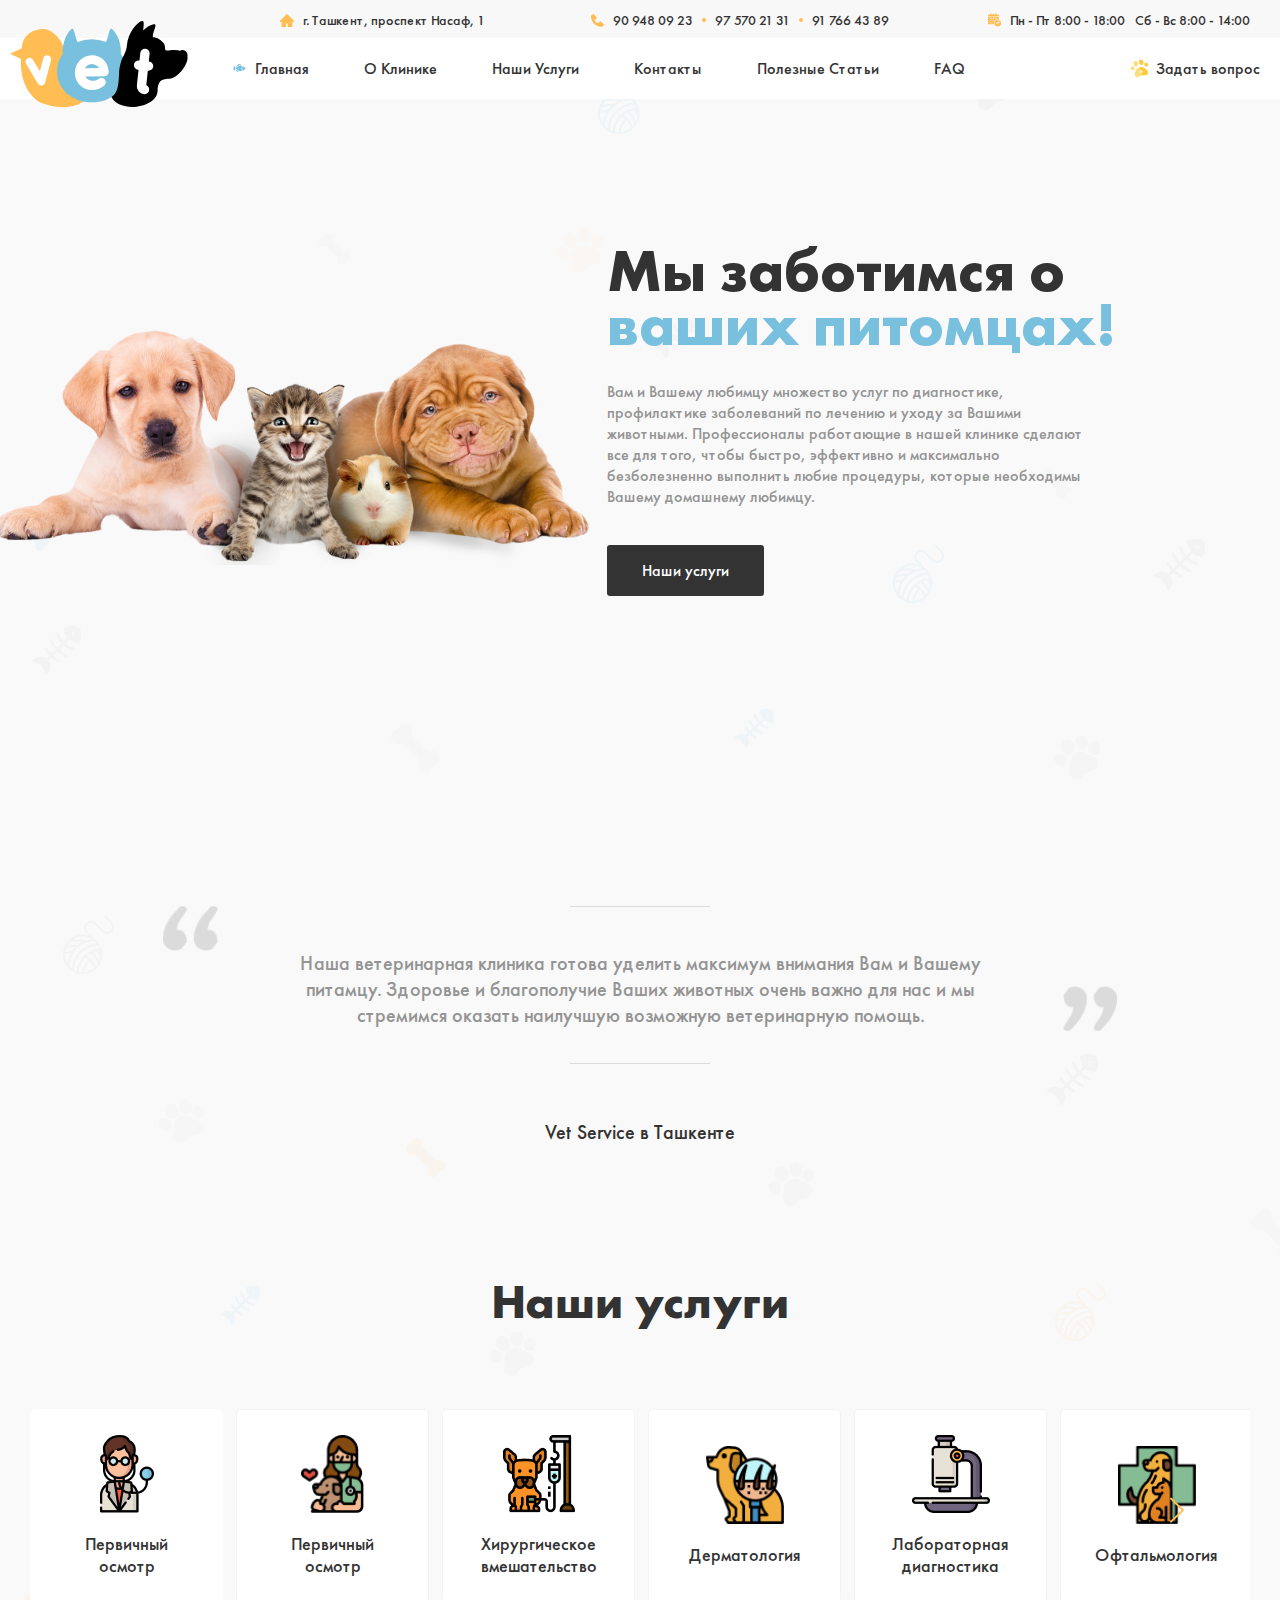
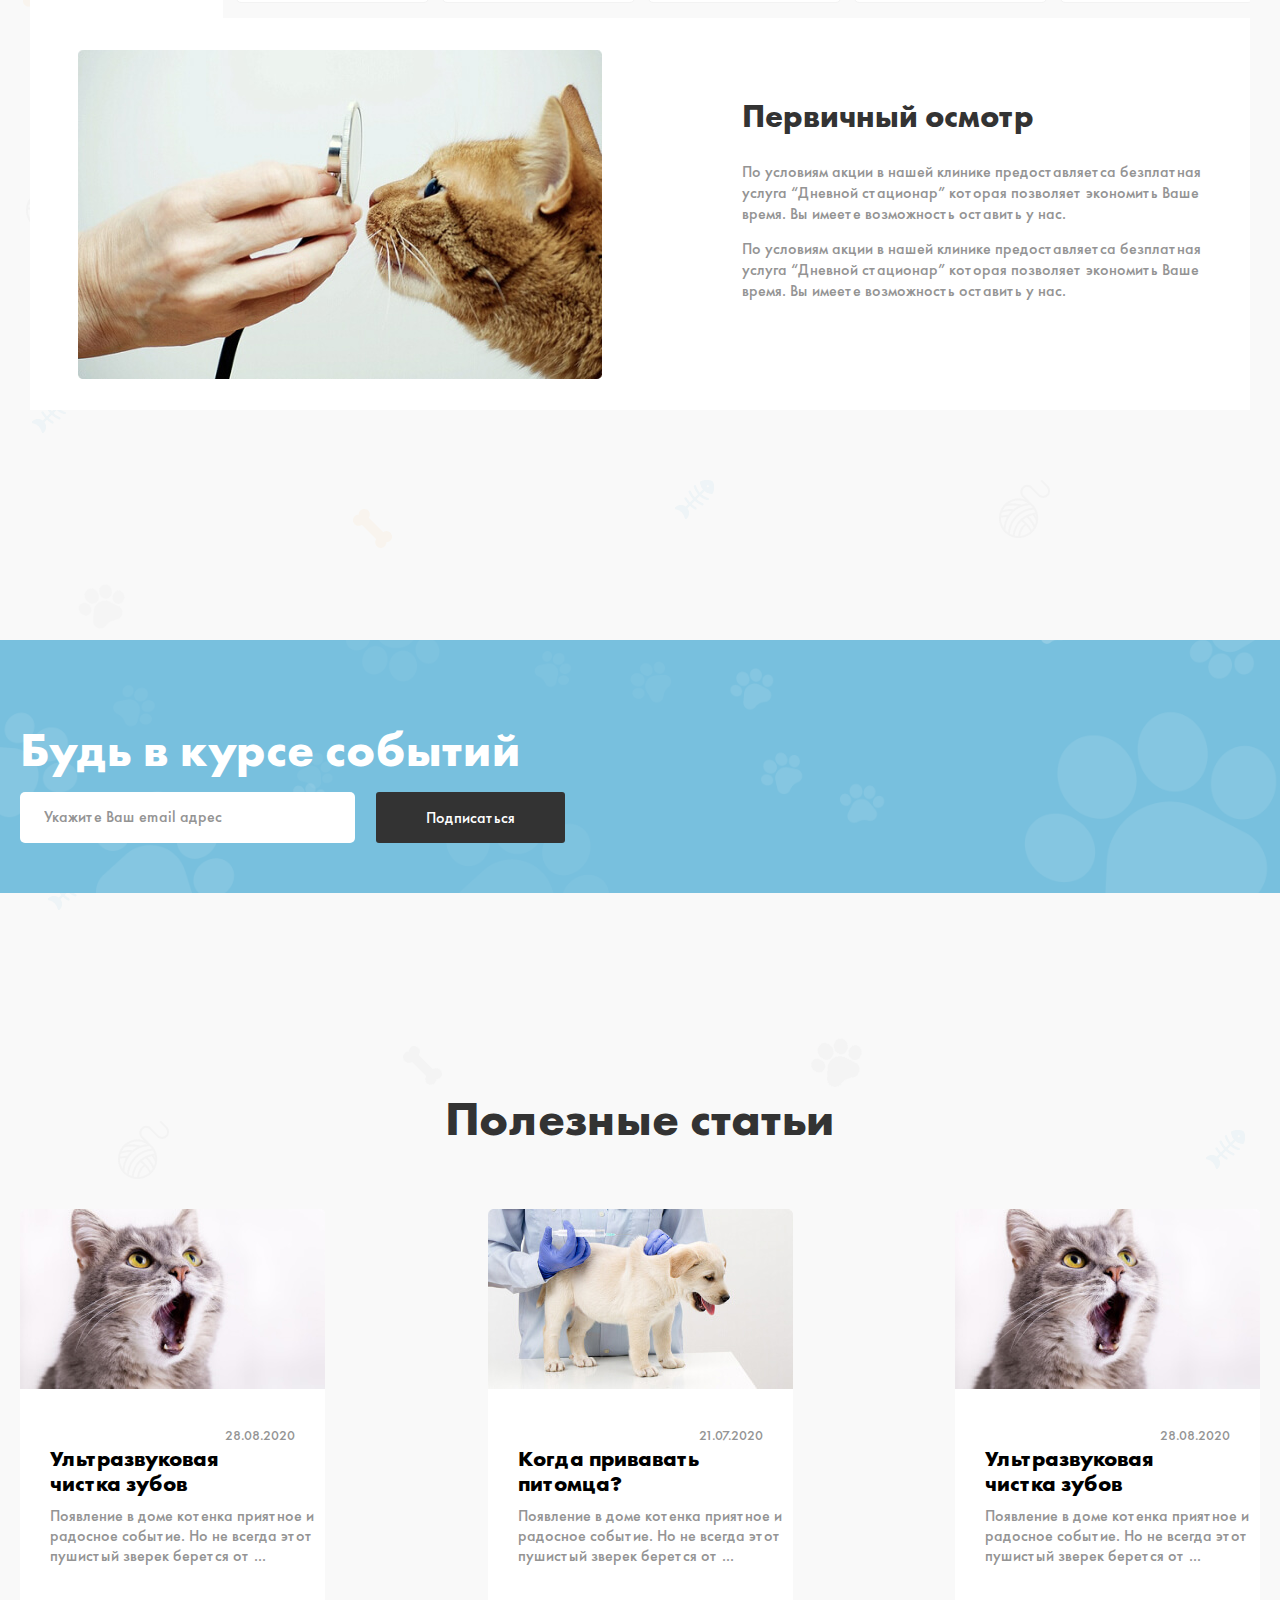
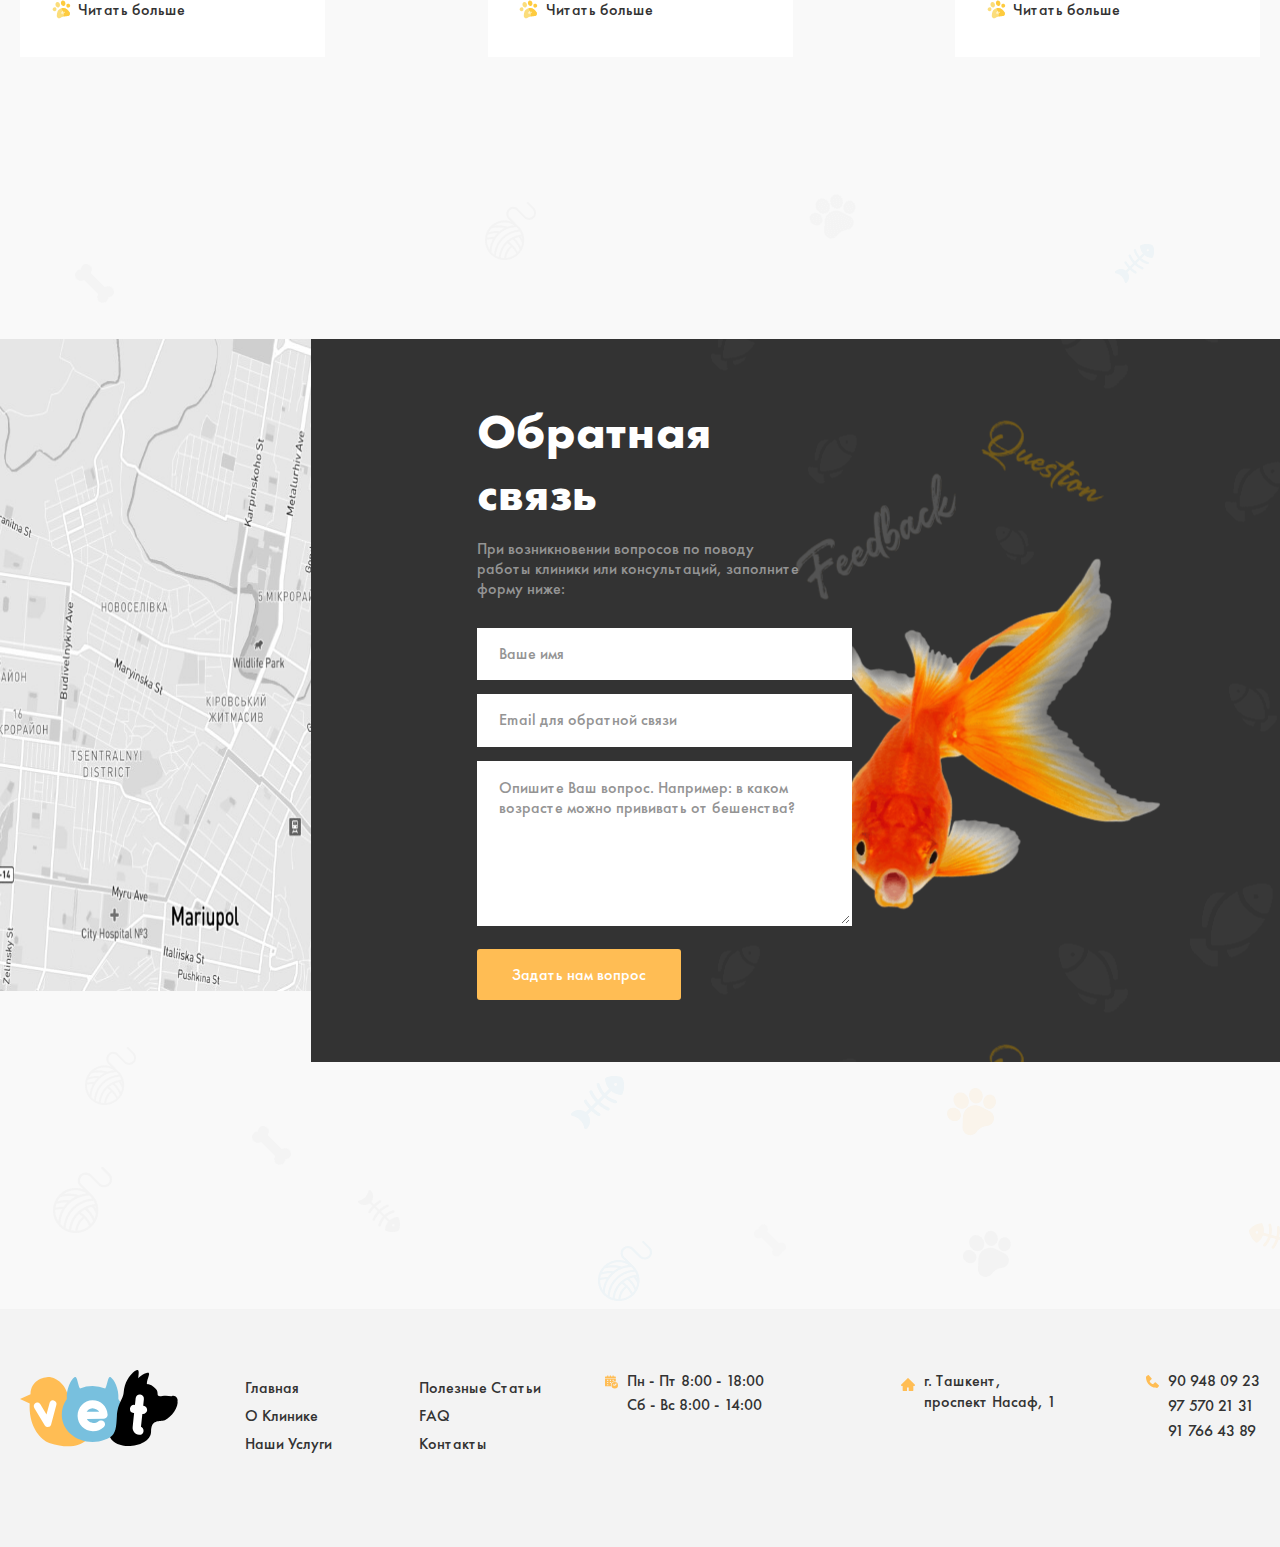
<file: index.html>
<!DOCTYPE html>
<html lang="en">
<head>
    <meta charset="UTF-8">
    <meta http-equiv="X-UA-Compatible" content="IE=edge">
    <meta name="viewport" content="width=device-width, initial-scale=1.0">
    <title>home</title>
    <link rel="stylesheet" href="css/normalize.css">
    <link rel="stylesheet" href="css/styles.css">
</head>
<body>
    <header class="site-header">
        <a class="logo" href="index.html">
            <img class="logo-img" src="img/logo.svg" alt="logo" width="178" height="86">
        </a>
        
        <div class="header-top">
            <div class="big-container header-top-container">
                <address class="header-top-address">г. Ташкент, проспект Насаф, 1</address>
                <ul class="calls-list">
                    <li class="calls-item">
                        <a href="tel:+998909480923" class="calls-link">90 948 09 23</a>
                    </li>
                    <li class="calls-item">
                        <a href="tel:+998975702131" class="calls-link">97 570 21 31</a>
                    </li>
                    <li class="calls-item">
                        <a href="tel:+998917664389" class="calls-link">91 766 43 89</a>
                    </li>
                </ul>
                <div class="header-top-date">
                    <p class="date-text">Пн - Пт 8:00 - 18:00</p>
                    <p class="date-text">Сб - Вс 8:00 - 14:00</p>
                </div>
            </div>
        </div>
        
        
        <div class="header-bottom">
            <div class="big-container header-bottom-container">
                <nav class="header-nav">
                    <ul class="header-nav-list">
                        <li class="header-nav-item header-nav-item-active">
                            <a href="index.html" class="header-nav-link">Главная</a>
                        </li>
                        <li class="header-nav-item">
                            <a href="about.html" class="header-nav-link">О Клинике</a>
                        </li>
                        <li class="header-nav-item">
                            <a href="service.html" class="header-nav-link">Наши Услуги</a>
                        </li>
                        <li class="header-nav-item">
                            <a href="contact.html" class="header-nav-link">Контакты</a>
                        </li>
                        <li class="header-nav-item">
                            <a href="#" class="header-nav-link">Полезные Статьи</a>
                        </li>
                        <li class="header-nav-item">
                            <a href="#" class="header-nav-link">FAQ</a>
                        </li>
                    </ul>
                    
                    <a href="#" class="header-nav-quest-link">Задать вопрос</a>
                </nav>
            </div>
        </div>
    </header> 
    
    <main class="site-main">
        <section class="intro">
            <div class="container">
                <div class="intro-info">
                    <h2 class="intro-heading">Мы заботимся о <span class="intro-heading-blue">ваших питомцах!</span></h2>
                    <p class="intro-text">Вам и Вашему любимцу множество услуг по диагностике, профилактике заболеваний по лечению и уходу за Вашими животными. Профессионалы работающие в нашей клинике сделают все для того, чтобы быстро, эффективно и максимально безболезненно выполнить любие процедуры, которые необходимы Вашему домашнему любимцу.</p>
                    <a class="button" href="#" target="_blank">Наши услуги</a>
                </div>
            </div>
        </section>
        
        <section class="quote">
            <h2 class="visually-hidden">quote</h2>
            <div class="container quote-container">
                <blockquote class="quote-text">Наша ветеринарная клиника готова уделить максимум внимания Вам и Вашему питамцу. Здоровье и благополучие Ваших животных очень важно для нас и мы стремимся оказать наилучшую возможную ветеринарную помощь.</blockquote>
                <p class="quote-author">Vet Service в Ташкенте</p>
            </div>
        </section>
        
        
        <section class="services">
            <div class="container">
                <h2 class="services-heading">Наши услуги</h2>
                <button class="services-button services-button-prev">
                    <img class="button-img" src="img/prev-arrow.svg" alt="previous" width="14" height="26">
                </button>
                <button class="services-button services-button-next">
                    <img class="button-img" src="img/next-arrow.svg" alt="next" width="14" height="26">
                </button>
                
                <div class="list-wrapper">
                    <ul class="services-list">
                        <li class="services-item services-active doctor">
                            <a href="#" class="services-link">Первичный осмотр</a>
                        </li>
                        <li class="services-item girl-doc">
                            <a href="#" class="services-link">Первичный осмотр</a>
                        </li>
                        <li class="services-item ill-dog">
                            <a href="#" class="services-link">Хирургическое вмешательство</a>
                        </li>
                        <li class="services-item derm">
                            <a href="#" class="services-link">Дерматология</a>
                        </li>
                        <li class="services-item labo">
                            <a href="#" class="services-link">Лабораторная диагностика</a>
                        </li>
                        <li class="services-item plus-dog">
                            <a href="#" class="services-link">Офтальмология</a>
                        </li>
                        
                        <li class="services-item uzi">
                            <a href="#" class="services-link">УЗИ диагностика</a>
                        </li>
                        <li class="services-item injec">
                            <a href="#" class="services-link">Чипирование</a>
                        </li>
                        <li class="services-item passport">
                            <a href="#" class="services-link">Международные паспорта</a>
                        </li>
                        <li class="services-item vac">
                            <a href="#" class="services-link">Вакцинация</a>
                        </li>
                        <li class="services-item stom">
                            <a href="#" class="services-link">Стоматология</a>
                        </li>
                        <li class="services-item home">
                            <a href="#" class="services-link">Вызов на дом</a>
                        </li>
                        
                    </ul>
                    
                    <ul class="service-info-list">
                        <li class="service-info-item">
                            <div class="info-item-box">
                                <h3 class="info-item-box-heading">Первичный осмотр</h3>
                                <p class="info-item-box-text"> По условиям акции в нашей клинике предоставляетса безплатная услуга “Дневной стационар” которая позволяет экономить Ваше время. Вы имеете возможность оставить у нас.</p>
                                <p class="info-item-box-text second-row">По условиям акции в нашей клинике предоставляетса безплатная услуга “Дневной стационар” которая позволяет экономить Ваше время. Вы имеете возможность оставить у нас.</p>
                            </div>
                        </li>
                    </ul>
                </div>
            </div>
        </section>
        
        <section class="subscribe">
            <div class="container subscribe-container">
                <h2 class="subscribe-heading">Будь в курсе событий</h2>
                <form class="subscribe-form" action="https://echo.htmlacademy.ru" method="POST">
                    <label class="visually-hidden" for="subscribe-input">subscribe</label>
                    <input class="subscribe-input" type="email" id="subscribe-input" name="email" placeholder="Укажите Ваш email адрес" pattern="^([a-z0-9_\.-]+)@([\da-z\.-]+)\.([a-z\.]{2,6})$" required>
                    <button class="button real-button" type="submit">Подписаться</button>
                </form>
            </div>
        </section>
        
        <section class="articles">
            <div class="container">
                <h2 class="articles-heading">Полезные статьи</h2>
                <ul class="articles-list">
                    <li class="article article-item">
                        <img class="small-article-img" src="img/small-cat.jpg" alt="cat" width="305" height="180" srcset="img/small-cat.jpg 1x, img/small-cat@2x.jpg 2x">
                        <article class="article-info small-article-info">
                            <time class="article-date small-article-date" datetime="2020-08-28">28.08.2020</time>
                            <h3 class="article-heading small-article-heading">Ультразвуковая чистка зубов</h3>
                            <p class="article-text small-article-text">Появление в доме котенка приятное и радосное событие. Но не всегда этот пушистый зверек берется от ...</p>
                            <a class="article-link" href="#">Читать больше</a>
                        </article>
                    </li>
                    
                    <li class="article">
                        <img src="img/running.jpg" alt="running dogs" class="article-img" srcset="img/running.jpg 1x, img/running@2x.jpg 2x">
                        <article class="article-info">
                            <div class="article-top">
                                <ul class="hashtag-list">
                                    <li class="hashtag">#собака</li>
                                    <li class="hashtag">#дом</li>
                                    <li class="hashtag">#уход</li>
                                </ul>
                                <time class="article-date" datetime="2020-08-29">29.08.2020</time>
                            </div>
                            <h3 class="article-heading">Перед тем как завести собаку</h3>
                            <p class="article-text">Появление в доме котенка приятное и радосное событие. Но не всегда этот пушистый зверек берется от заводчиков, Бивают и ситуации когда животное находят на улице и дают ему теплый дом. И первым вопросом, который возникает у новых хозяев – как определить возраст котенка. Появление в доме котенка приятное и радосное событие.</p>
                            <a class="article-link" href="#">Читать больше</a>
                        </article>
                    </li>
                    
                    <li class="article article-item">
                        <img class="small-article-img" src="img/small-dog.jpg" alt="cat" width="305" height="180" srcset="img/small-dog.jpg 1x, img/small-dog@2x.jpg 2x">
                        <article class="article-info small-article-info">
                            <time class="article-date small-article-date" datetime="2020-07-21">21.07.2020</time>
                            <h3 class="article-heading small-article-heading">Когда привавать питомца?</h3>
                            <p class="article-text small-article-text">Появление в доме котенка приятное и радосное событие. Но не всегда этот пушистый зверек берется от ...</p>
                            <a class="article-link" href="#">Читать больше</a>
                        </article>
                    </li>
                    
                    <li class="article article-item">
                        <img class="small-article-img" src="img/small-cat.jpg" alt="cat" width="305" height="180" srcset="img/small-cat.jpg 1x, img/small-cat@2x.jpg 2x">
                        <article class="article-info small-article-info">
                            <time class="article-date small-article-date" datetime="2020-08-28">28.08.2020</time>
                            <h3 class="article-heading small-article-heading">Ультразвуковая чистка зубов</h3>
                            <p class="article-text small-article-text">Появление в доме котенка приятное и радосное событие. Но не всегда этот пушистый зверек берется от ...</p>
                            <a class="article-link" href="#">Читать больше</a>
                        </article>
                    </li>
                </ul>
            </div>
        </section>
        
        <section class="about">
            <a class="map-link" href="https://yandex.uz/maps/-/CCQ~NOt0WD" target="_blank">
                <img class="map-img" src="img/map.jpg" alt="map" width="462" height="652" srcset="img/map.jpg 1x, img/map@2x.jpg 2x">
            </a>
            <div class="about-right">
                <h3 class="about-heading">Обратная связь</h3>
                <p class="about-text">При возникновении вопросов по поводу работы клиники или консультаций, заполните форму ниже:</p>
                <form class="about-form" action="https://echo.htmlacademy.ru" method="POST">
                    
                    <input class="about-input" type="text" name="name" aria-label="name" placeholder="Ваше имя" required>
                    <input class="about-input"  type="email" name="email" aria-label="email" placeholder="Email для обратной связи" required>
                    <textarea class="about-input about-textarea"  name="text" aria-label="textarea" minlength="3" placeholder="Опишите Ваш вопрос. Например: в каком возрасте можно прививать от бешенства?" required></textarea>
                    <button class="button yellow-button form-button" type="submit">Задать нам вопрос</button>
                </form>
            </div>
        </section>
    </main>
    
    <footer class="site-footer">
        <div class="container footer-container">
            <a class="footer-logo" href="index.html">
                <img class="logo-img" src="img/logo.svg" alt="logo" width="158" height="76">
            </a>
            
            <nav class="footer-nav">
                <ul class="footer-list">
                    <li class="footer-nav-item">
                        <a href="#" class="footer-nav-link">Главная</a>
                    </li>
                    <li class="footer-nav-item">
                        <a href="#" class="footer-nav-link">О Клинике</a>
                    </li>
                    <li class="footer-nav-item">
                        <a href="#" class="footer-nav-link">Наши Услуги</a>
                    </li>
                    
                </ul>
                <ul class="footer-list">
                    <li class="footer-nav-item">
                        <a href="#" class="footer-nav-link">Полезные Статьи</a>
                    </li>
                    <li class="footer-nav-item">
                        <a href="#" class="footer-nav-link">FAQ</a>
                    </li>
                    <li class="footer-nav-item">
                        <a href="#" class="footer-nav-link">Контакты</a>
                    </li>
                </ul>
            </nav>
            <div class="footer-date">
                <p class="footer-date-text">Пн - Пт 8:00 - 18:00</p>
                <p class="footer-date-text">Сб - Вс 8:00 - 14:00</p>
            </div>
            <address class="footer-address">г. Ташкент,<br> проспект Насаф, 1</address>
            <ul class="footer-calls">
                <li class="footer-calls-item">
                    <a href="tel:+998909480923" class="footer-calls-link">90 948 09 23</a>
                </li>
                <li class="footer-calls-item">
                    <a href="tel:+998975702131" class="footer-calls-link">97 570 21 31</a>
                </li>
                <li class="footer-calls-item">
                    <a href="tel:+998917664389" class="footer-calls-link">91 766 43 89</a>
                </li>
            </ul>
            
        </div>
    </footer>
</body>
</html>
</file>
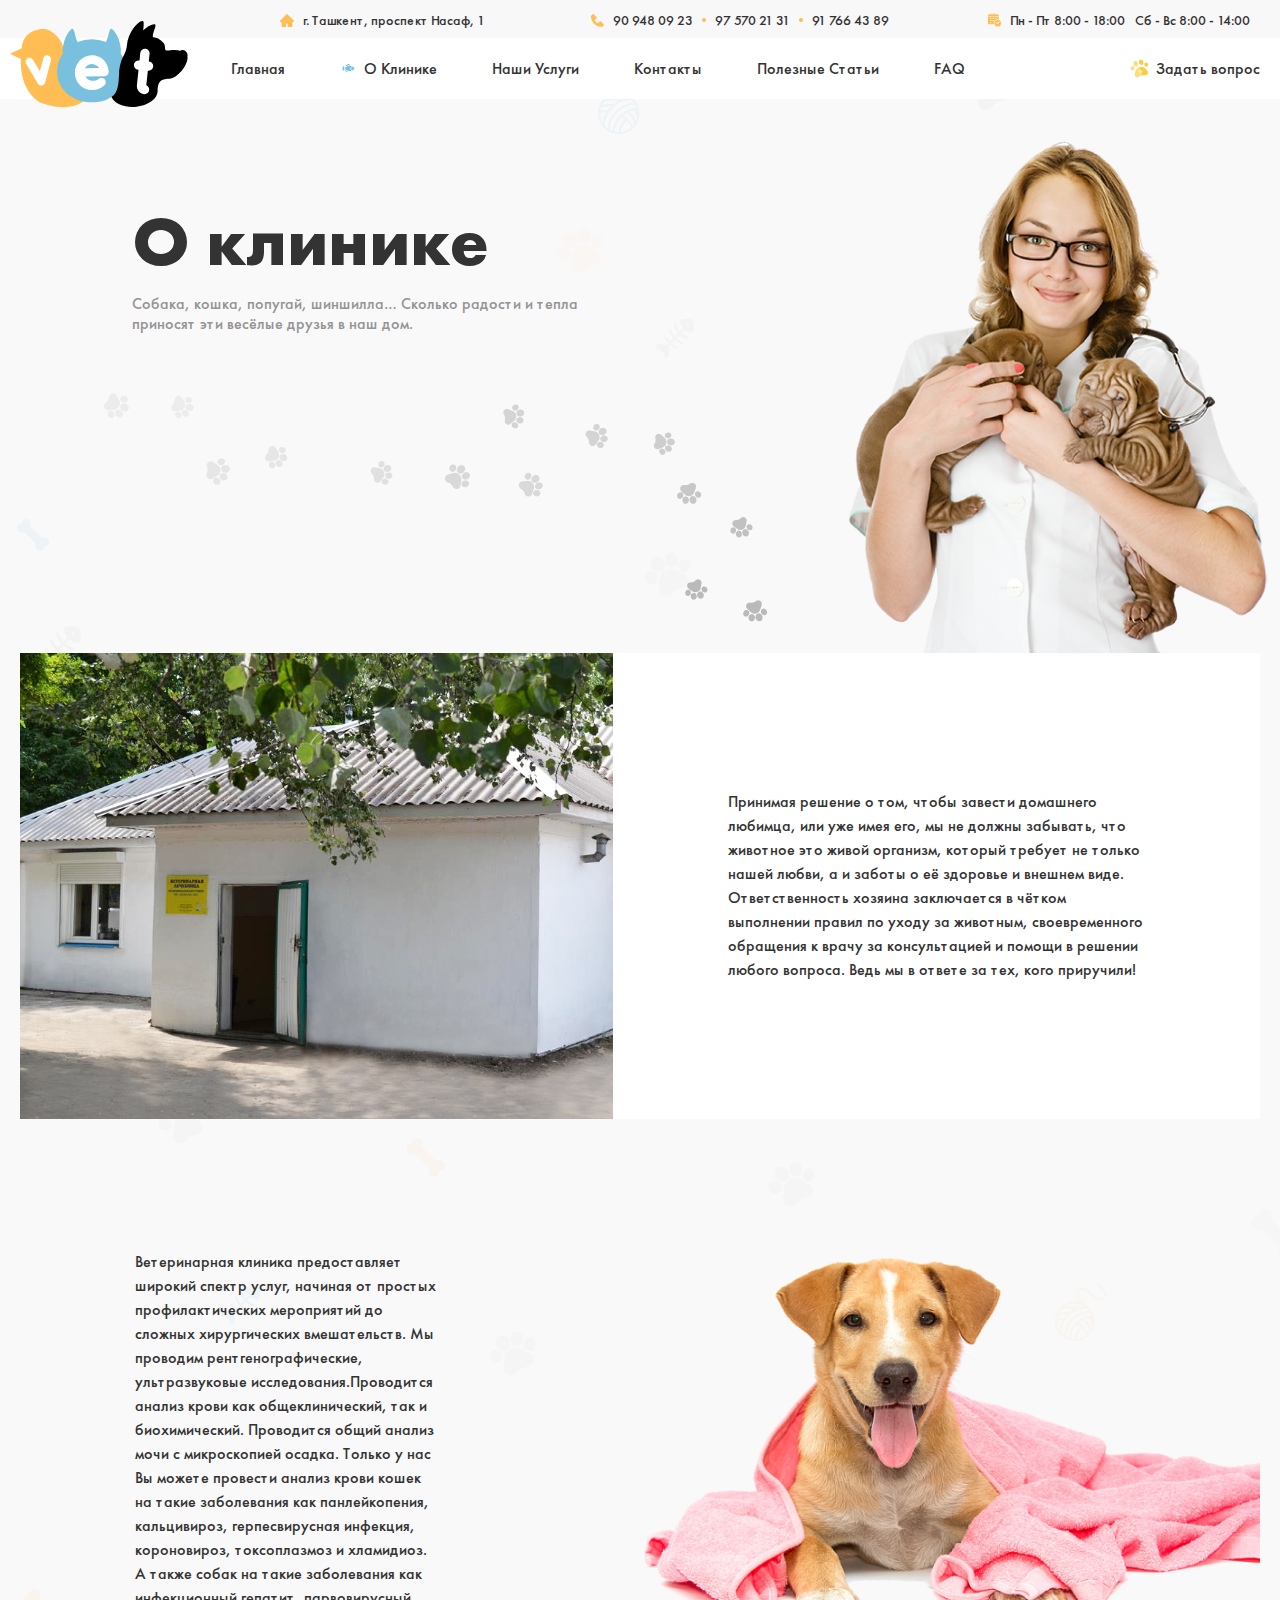
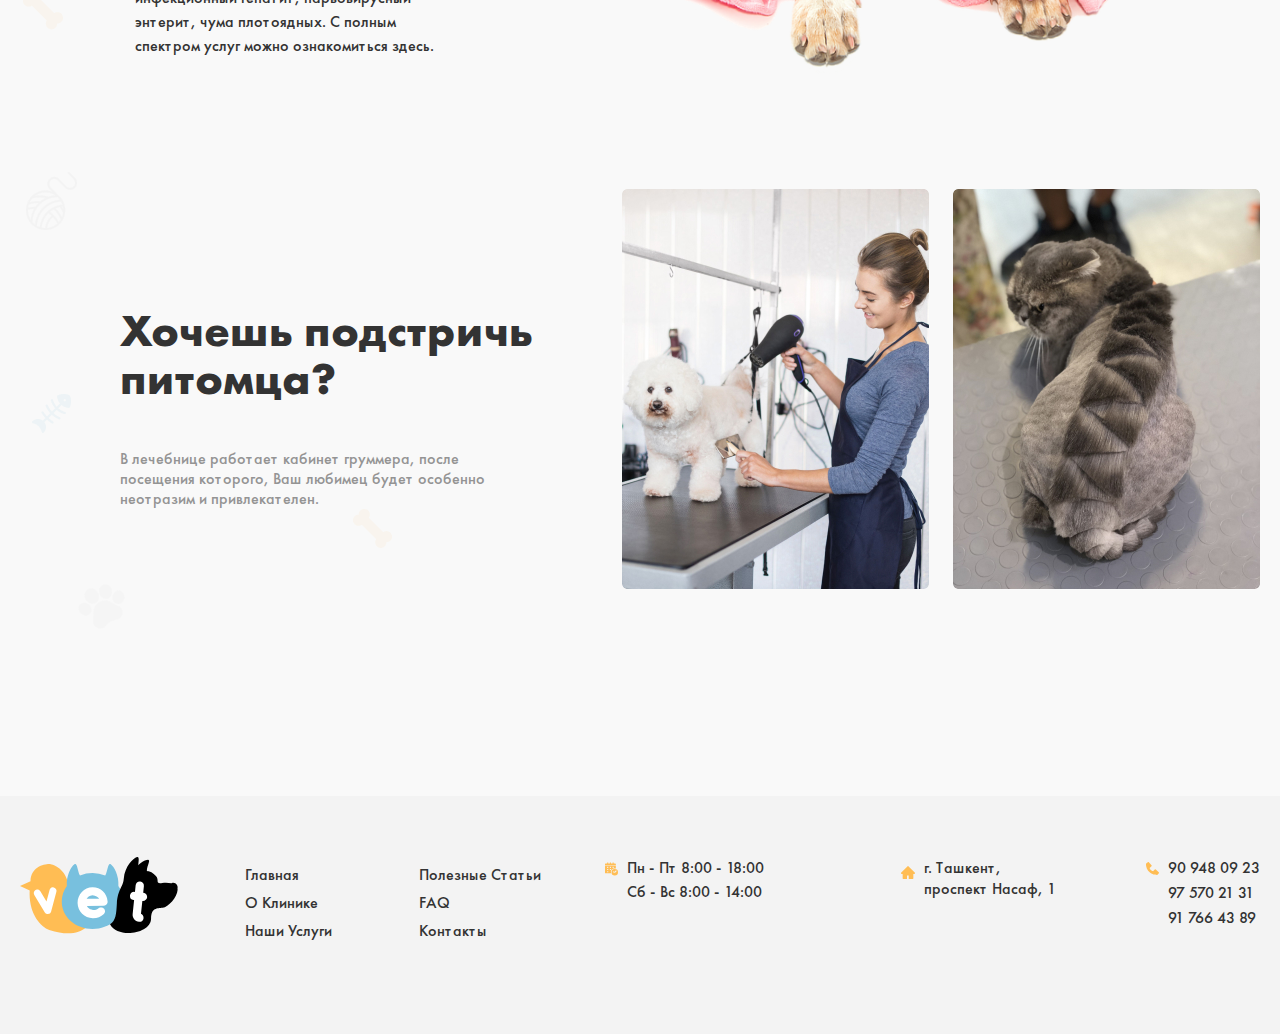
<file: about.html>
<!DOCTYPE html>
<html lang="en">
<head>
    <meta charset="UTF-8">
    <meta http-equiv="X-UA-Compatible" content="IE=edge">
    <meta name="viewport" content="width=device-width, initial-scale=1.0">
    <title>about</title>
    <link rel="stylesheet" href="css/normalize.css">
    <link rel="stylesheet" href="css/styles.css">
</head>
<body>
    <header class="site-header">
        <a class="logo" href="index.html">
            <img class="logo-img" src="img/logo.svg" alt="logo" width="178" height="86">
        </a>
        
        <div class="header-top">
            <div class="big-container header-top-container">
                <address class="header-top-address">г. Ташкент, проспект Насаф, 1</address>
                <ul class="calls-list">
                    <li class="calls-item">
                        <a href="tel:+998909480923" class="calls-link">90 948 09 23</a>
                    </li>
                    <li class="calls-item">
                        <a href="tel:+998975702131" class="calls-link">97 570 21 31</a>
                    </li>
                    <li class="calls-item">
                        <a href="tel:+998917664389" class="calls-link">91 766 43 89</a>
                    </li>
                </ul>
                <div class="header-top-date">
                    <p class="date-text">Пн - Пт 8:00 - 18:00</p>
                    <p class="date-text">Сб - Вс 8:00 - 14:00</p>
                </div>
            </div>
        </div>
        
        
        <div class="header-bottom">
            <div class="big-container header-bottom-container">
                <nav class="header-nav">
                    <ul class="header-nav-list">
                        <li class="header-nav-item">
                            <a href="index.html" class="header-nav-link">Главная</a>
                        </li>
                        <li class="header-nav-item header-nav-item-active">
                            <a href="#" class="header-nav-link">О Клинике</a>
                        </li>
                        <li class="header-nav-item">
                            <a href="service.html" class="header-nav-link">Наши Услуги</a>
                        </li>
                        <li class="header-nav-item">
                            <a href="contact.html" class="header-nav-link">Контакты</a>
                        </li>
                        <li class="header-nav-item">
                            <a href="#" class="header-nav-link">Полезные Статьи</a>
                        </li>
                        <li class="header-nav-item">
                            <a href="#" class="header-nav-link">FAQ</a>
                        </li>
                    </ul>
                    
                    <a href="#" class="header-nav-quest-link">Задать вопрос</a>
                </nav>
            </div>
        </div>
    </header>
    
    <main class="a-main">
        <div class="container about-container">
            <div class="c-main-top a-main-top">
                <h2 class="c-main-header">О клинике</h2>
                <p class="c-main-text">Собака, кошка, попугай, шиншилла… Сколько радости и тепла приносят эти весёлые друзья в наш дом.</p>
            </div>
            
            <div class="a-content-one">
                <img src="img/contact-clinic.svg" alt="clinic" class="a-main-img" width="705" height="449">
                
                <p class="a-content-text">Принимая решение о том, чтобы завести домашнего любимца, или уже имея его, мы не должны забывать, что животное это живой организм, который требует не только нашей любви, а и заботы о её здоровье и  внешнем виде. Ответственность хозяина заключается в чётком выполнении правил по уходу за животным, своевременного обращения к врачу за консультацией и помощи в решении любого вопроса. Ведь мы в ответе за тех, кого приручили!</p>
            </div>
            <div class="a-content-one a-content-two">
                <p class="a-content-text">Ветеринарная клиника предоставляет широкий спектр услуг,  начиная от простых профилактических мероприятий до сложных хирургических вмешательств. Мы проводим рентгенографические, ультразвуковые исследования.Проводится анализ крови как общеклинический, так и биохимический. Проводится общий анализ мочи с микроскопией осадка.
                Только у нас Вы можете провести анализ крови кошек на такие заболевания как панлейкопения, кальцивироз, герпесвирусная инфекция, короновироз, токсоплазмоз и хламидиоз. А также собак на такие заболевания как инфекционный гепатит, парвовирусный энтерит, чума плотоядных. С полным спектром услуг можно ознакомиться здесь.
                </p>
                <img src="img/about-dog.png" alt="clinic" class="a-main-img" width="705" height="449">
            </div>

            <div class="cut-section">
                <div class="cut-content">
                    <h3 class="cut-header">Хочешь подстричь питомца?</h3>
                    <p class="cut-text">В лечебнице работает кабинет груммера, после посещения которого, Ваш любимец будет особенно неотразим и привлекателен.</p>
                </div>
                <div>
                    <img class="cut-img" src="img/about-cut.jpg" alt="cut" width="307" height="400">
                <img class="cut-img" src="img/about-cat.jpg" alt="cut" width="307" height="400">
                </div>
            </div>
        </div>
    </main>
    
    
    <footer class="site-footer">
        <div class="container footer-container">
            <a class="footer-logo" href="index.html">
                <img class="logo-img" src="img/logo.svg" alt="logo" width="158" height="76">
            </a>
            
            <nav class="footer-nav">
                <ul class="footer-list">
                    <li class="footer-nav-item">
                        <a href="#" class="footer-nav-link">Главная</a>
                    </li>
                    <li class="footer-nav-item">
                        <a href="#" class="footer-nav-link">О Клинике</a>
                    </li>
                    <li class="footer-nav-item">
                        <a href="#" class="footer-nav-link">Наши Услуги</a>
                    </li>
                    
                </ul>
                <ul class="footer-list">
                    <li class="footer-nav-item">
                        <a href="#" class="footer-nav-link">Полезные Статьи</a>
                    </li>
                    <li class="footer-nav-item">
                        <a href="#" class="footer-nav-link">FAQ</a>
                    </li>
                    <li class="footer-nav-item">
                        <a href="#" class="footer-nav-link">Контакты</a>
                    </li>
                </ul>
            </nav>
            <div class="footer-date">
                <p class="footer-date-text">Пн - Пт 8:00 - 18:00</p>
                <p class="footer-date-text">Сб - Вс 8:00 - 14:00</p>
            </div>
            <address class="footer-address">г. Ташкент,<br> проспект Насаф, 1</address>
            <ul class="footer-calls">
                <li class="footer-calls-item">
                    <a href="tel:+998909480923" class="footer-calls-link">90 948 09 23</a>
                </li>
                <li class="footer-calls-item">
                    <a href="tel:+998975702131" class="footer-calls-link">97 570 21 31</a>
                </li>
                <li class="footer-calls-item">
                    <a href="tel:+998917664389" class="footer-calls-link">91 766 43 89</a>
                </li>
            </ul>
            
        </div>
    </footer>  
</body>
</html>
</file>
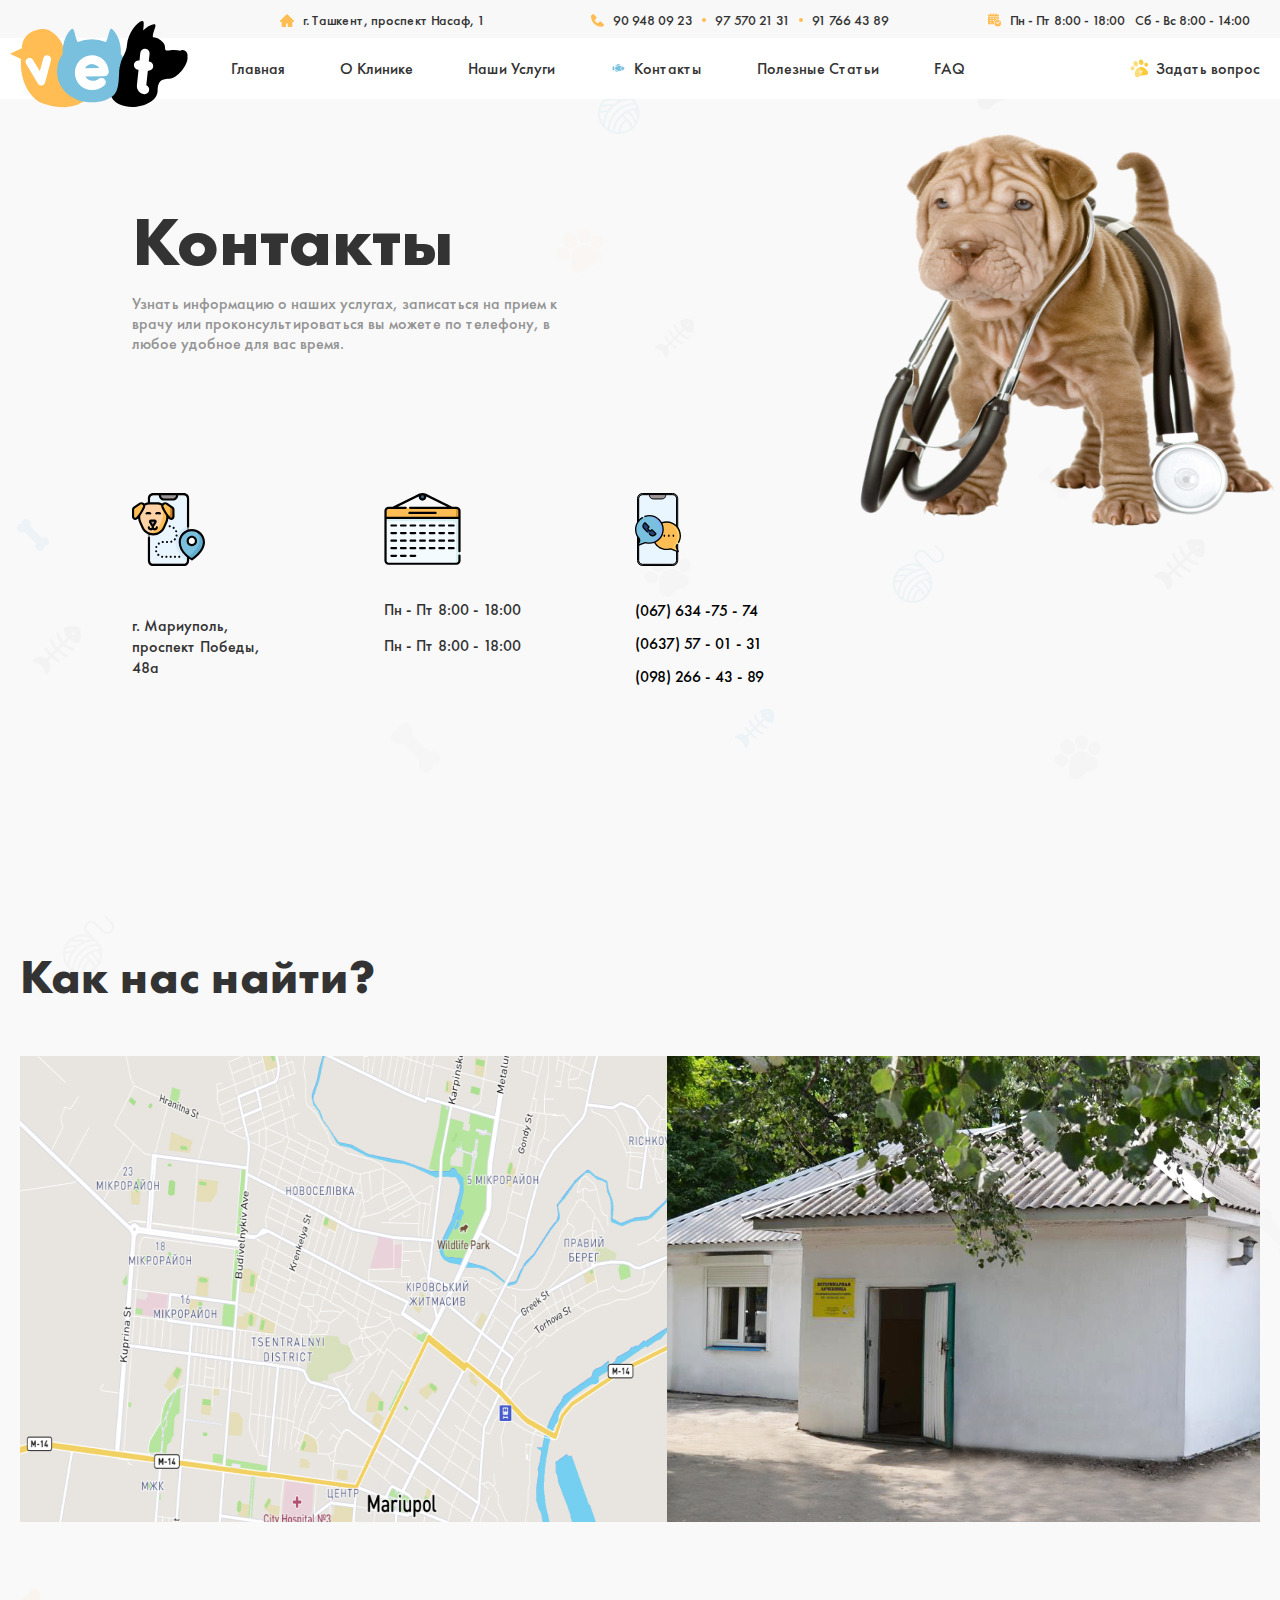
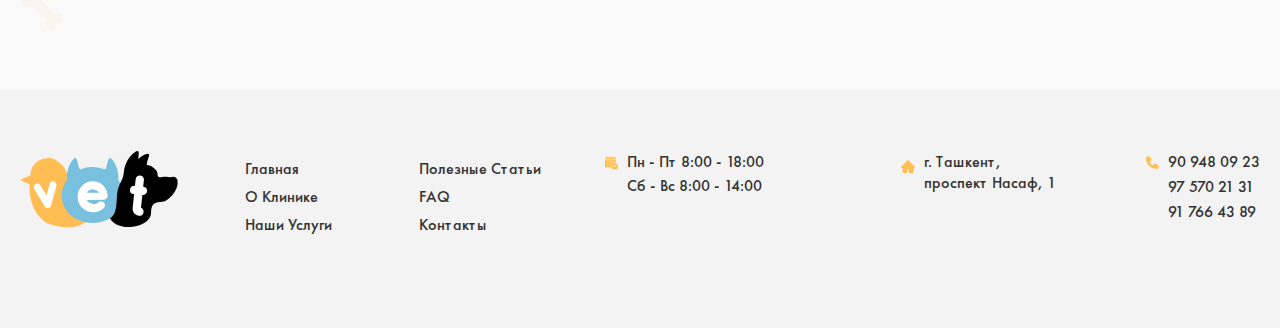
<file: contact.html>
<!DOCTYPE html>
<html lang="en">
<head>
    <meta charset="UTF-8">
    <meta http-equiv="X-UA-Compatible" content="IE=edge">
    <meta name="viewport" content="width=device-width, initial-scale=1.0">
    <title>contact</title>
    <link rel="stylesheet" href="css/normalize.css">
    <link rel="stylesheet" href="css/styles.css">
</head>
<body>
    <header class="site-header">
        <a class="logo" href="index.html">
            <img class="logo-img" src="img/logo.svg" alt="logo" width="178" height="86">
        </a>
        
        <div class="header-top">
            <div class="big-container header-top-container">
                <address class="header-top-address">г. Ташкент, проспект Насаф, 1</address>
                <ul class="calls-list">
                    <li class="calls-item">
                        <a href="tel:+998909480923" class="calls-link">90 948 09 23</a>
                    </li>
                    <li class="calls-item">
                        <a href="tel:+998975702131" class="calls-link">97 570 21 31</a>
                    </li>
                    <li class="calls-item">
                        <a href="tel:+998917664389" class="calls-link">91 766 43 89</a>
                    </li>
                </ul>
                <div class="header-top-date">
                    <p class="date-text">Пн - Пт 8:00 - 18:00</p>
                    <p class="date-text">Сб - Вс 8:00 - 14:00</p>
                </div>
            </div>
        </div>
        
        
        <div class="header-bottom">
            <div class="big-container header-bottom-container">
                <nav class="header-nav">
                    <ul class="header-nav-list">
                        <li class="header-nav-item">
                            <a href="index.html" class="header-nav-link">Главная</a>
                        </li>
                        <li class="header-nav-item">
                            <a href="about.html" class="header-nav-link">О Клинике</a>
                        </li>
                        <li class="header-nav-item">
                            <a href="service.html" class="header-nav-link">Наши Услуги</a>
                        </li>
                        <li class="header-nav-item header-nav-item-active">
                            <a href="contact.html" class="header-nav-link">Контакты</a>
                        </li>
                        <li class="header-nav-item">
                            <a href="#" class="header-nav-link">Полезные Статьи</a>
                        </li>
                        <li class="header-nav-item">
                            <a href="#" class="header-nav-link">FAQ</a>
                        </li>
                    </ul>
                    
                    <a href="#" class="header-nav-quest-link">Задать вопрос</a>
                </nav>
            </div>
        </div>
    </header>

    <main class="c-main">
        <div class="container">
            <div class="c-main-top">
                <h2 class="c-main-header">Контакты</h2>
                <p class="c-main-text">Узнать информацию о наших услугах, записаться на прием к врачу или проконсультироваться вы можете по телефону, в любое удобное для вас время.</p>
            </div>

            <div class="c-content">
                <div class="c-wrapper">
                    <img class="c-img" src="img/location.svg" alt="location">
                    <p class="adress-text">г. Мариуполь, проспект Победы, 48а</p>
                </div>
                <div class="c-wrapper">
                    <img class="c-img" src="img/calendar.svg" alt="location">
                    <ul class="c-days">
                        <li class="c-day">
                            <span>Пн - Пт</span>
                            8:00 - 18:00
                        </li>
                        <li class="c-day">
                            <span>Пн - Пт</span>
                            8:00 - 18:00
                        </li>
                    </ul>
                </div>
                <div class="c-wrapper">
                    <img class="c-img" src="img/phone.svg" alt="location" width="auto" height="auto">
                    <ul class="c-contacts">
                        <li class="c-contact">
                            <a class="c-contact-link" href="tel:(067)634-75-74">(067) 634 -75 - 74</a>
                        </li>
                        <li class="c-contact">
                            <a class="c-contact-link" href="tel:(0637)57-01-31">(0637) 57 - 01 - 31</a>
                        </li>
                        <li class="c-contact">
                            <a class="c-contact-link" href="tel:(098)266-43-89">(098) 266 - 43 - 89</a>
                        </li>
                    </ul>
                </div>
            </div>

            <div class="c-find">
                <h3 class="c-find-header">Как нас найти?</h3>
                <div class="map-wrapper">
                    <a class="c-link" href="https://www.google.com/maps/place/%D0%92%D0%B5%D1%82%D0%B5%D1%80%D0%B8%D0%BD%D0%B0%D1%80%D0%BD%D0%B0%D1%8F+%D0%BA%D0%BB%D0%B8%D0%BD%D0%B8%D0%BA%D0%B0+%22Star+Vet%22/@41.3072559,69.2551677,12z/data=!4m9!1m2!2m1!1sveterenariya!3m5!1s0x38ae8de16b6917e3:0x40c6dcc6a5b4b91f!8m2!3d41.3686022!4d69.2042453!15sCgx2ZXRlcmluYXJpYW6SAR5lbWVyZ2VuY3lfdmV0ZXJpbmFyaWFuX3NlcnZpY2U">
                        <img class="c-map-img" src="img/contact-map.jpg" alt="map" width="847" height="466">
                    </a>
                    <img class="c-clinic-img" src="img/contact-clinic.svg" alt="clinic" width="593" height="466">
                </div>
            </div>
        </div>
    </main>

    <footer class="site-footer">
        <div class="container footer-container">
            <a class="footer-logo" href="index.html">
                <img class="logo-img" src="img/logo.svg" alt="logo" width="158" height="76">
            </a>
            
            <nav class="footer-nav">
                <ul class="footer-list">
                    <li class="footer-nav-item">
                        <a href="#" class="footer-nav-link">Главная</a>
                    </li>
                    <li class="footer-nav-item">
                        <a href="#" class="footer-nav-link">О Клинике</a>
                    </li>
                    <li class="footer-nav-item">
                        <a href="#" class="footer-nav-link">Наши Услуги</a>
                    </li>
                    
                </ul>
                <ul class="footer-list">
                    <li class="footer-nav-item">
                        <a href="#" class="footer-nav-link">Полезные Статьи</a>
                    </li>
                    <li class="footer-nav-item">
                        <a href="#" class="footer-nav-link">FAQ</a>
                    </li>
                    <li class="footer-nav-item">
                        <a href="#" class="footer-nav-link">Контакты</a>
                    </li>
                </ul>
            </nav>
            <div class="footer-date">
                <p class="footer-date-text">Пн - Пт 8:00 - 18:00</p>
                <p class="footer-date-text">Сб - Вс 8:00 - 14:00</p>
            </div>
            <address class="footer-address">г. Ташкент,<br> проспект Насаф, 1</address>
            <ul class="footer-calls">
                <li class="footer-calls-item">
                    <a href="tel:+998909480923" class="footer-calls-link">90 948 09 23</a>
                </li>
                <li class="footer-calls-item">
                    <a href="tel:+998975702131" class="footer-calls-link">97 570 21 31</a>
                </li>
                <li class="footer-calls-item">
                    <a href="tel:+998917664389" class="footer-calls-link">91 766 43 89</a>
                </li>
            </ul>
            
        </div>
    </footer>    
</body>
</html>
</file>
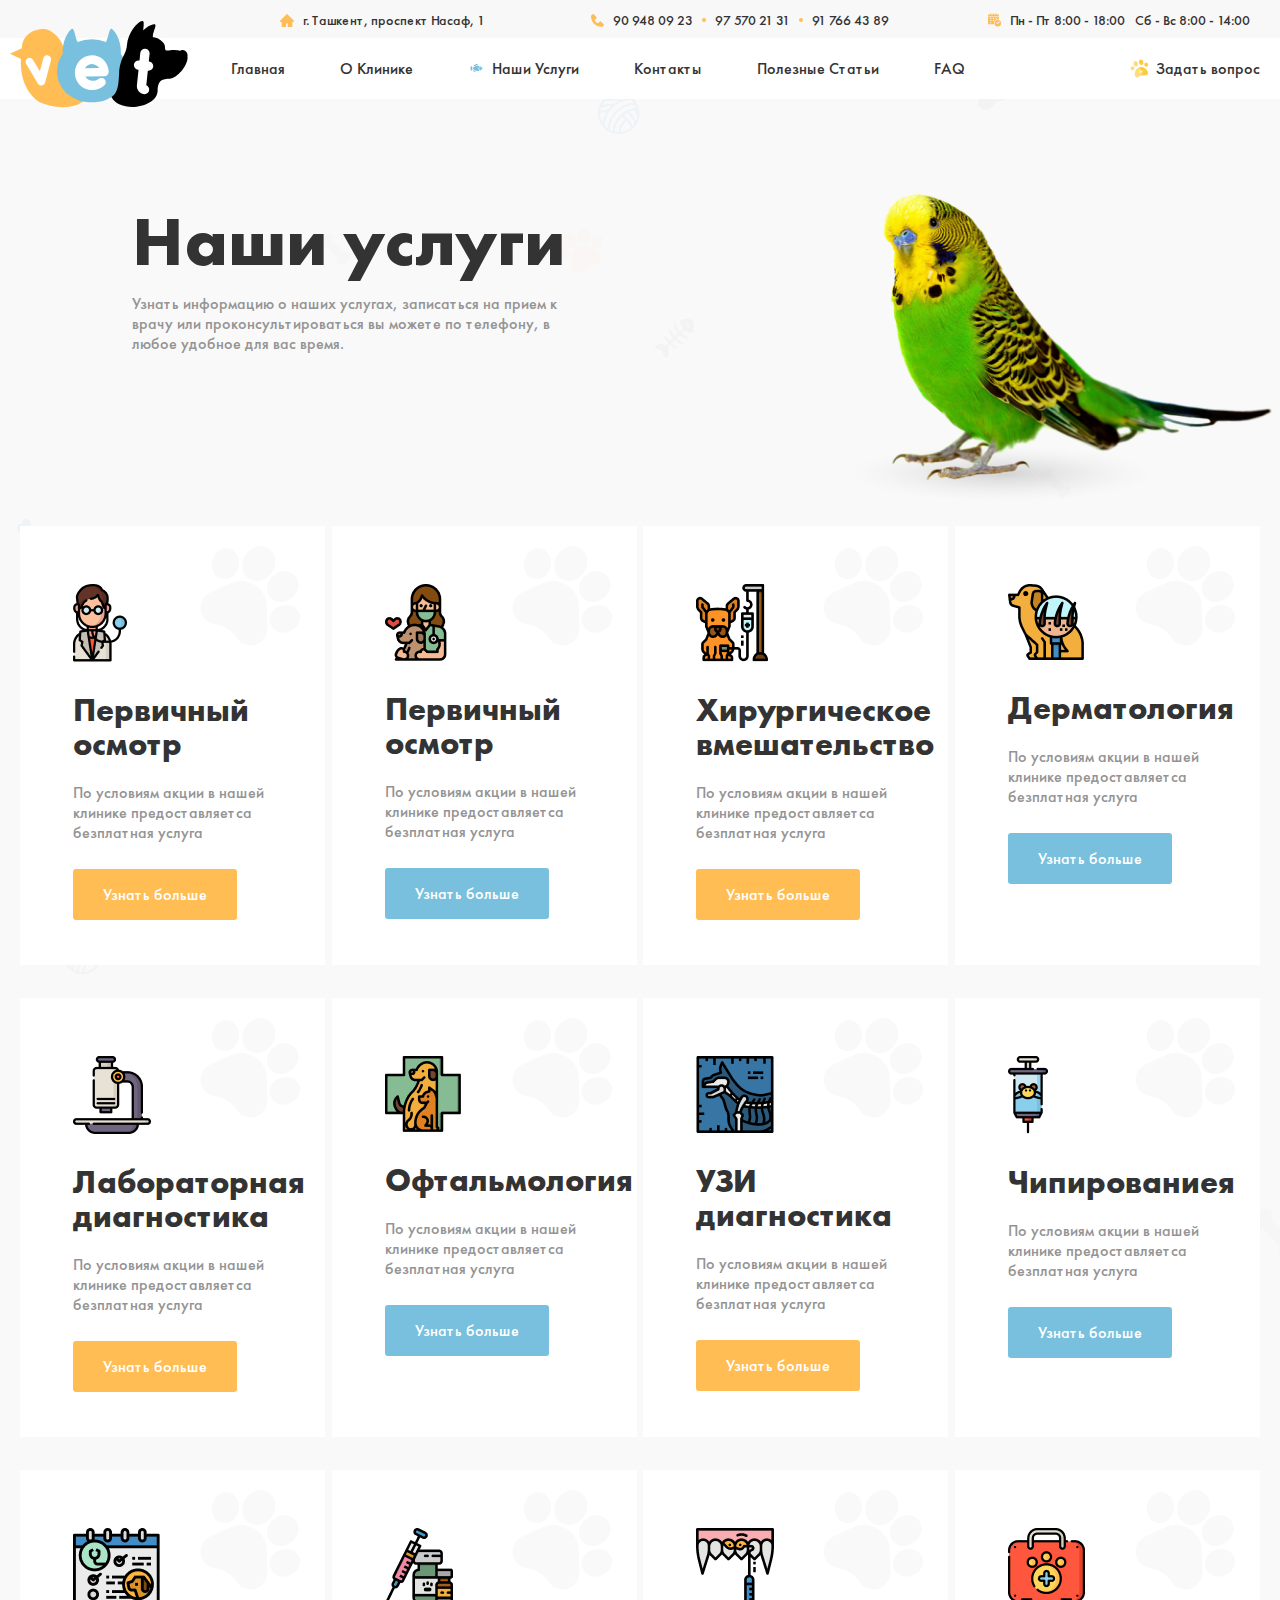
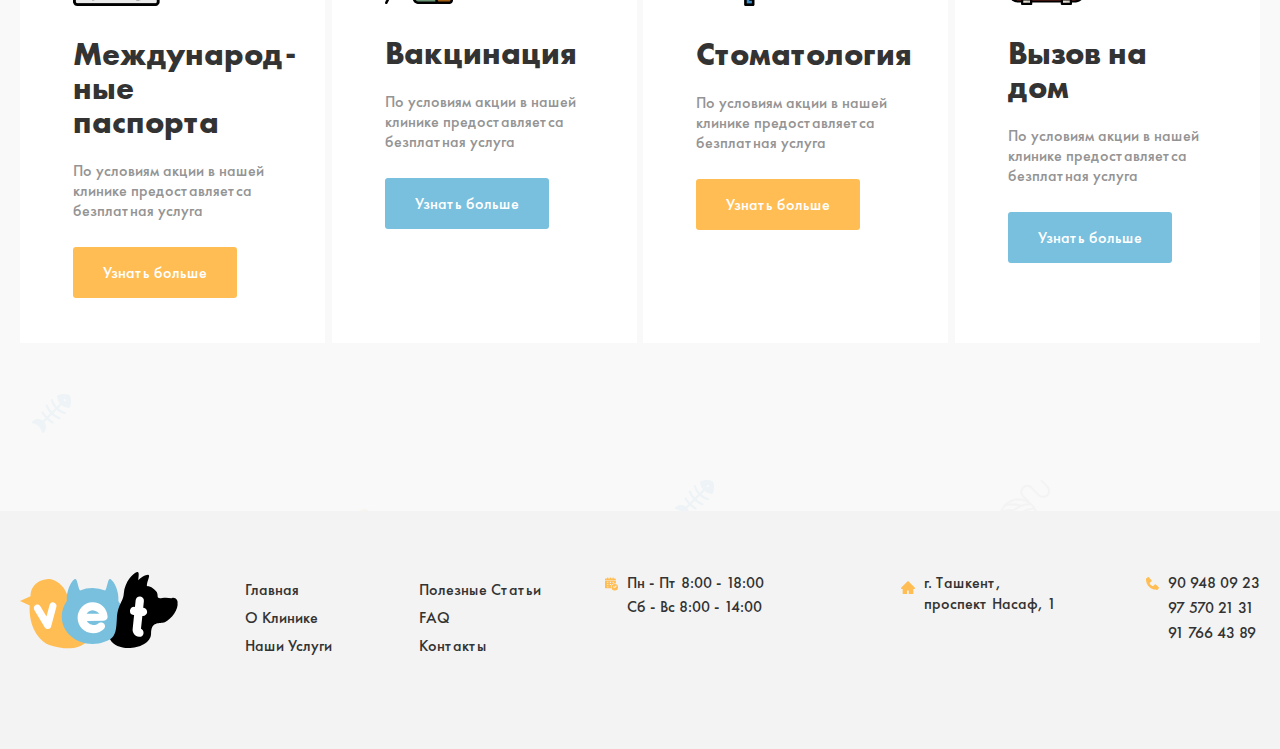
<file: service.html>
<!DOCTYPE html>
<html lang="en">
<head>
  <meta charset="UTF-8">
  <meta http-equiv="X-UA-Compatible" content="IE=edge">
  <meta name="viewport" content="width=device-width, initial-scale=1.0">
  <link rel="stylesheet" href="css/normalize.css">
  <link rel="stylesheet" href="css/styles.css">
  <title>services</title>
</head>
<body>
  <header class="site-header">
    <a class="logo" href="index.html">
      <img class="logo-img" src="img/logo.svg" alt="logo" width="178" height="86">
    </a>
    
    <div class="header-top">
      <div class="big-container header-top-container">
        <address class="header-top-address">г. Ташкент, проспект Насаф, 1</address>
        <ul class="calls-list">
          <li class="calls-item">
            <a href="tel:+998909480923" class="calls-link">90 948 09 23</a>
          </li>
          <li class="calls-item">
            <a href="tel:+998975702131" class="calls-link">97 570 21 31</a>
          </li>
          <li class="calls-item">
            <a href="tel:+998917664389" class="calls-link">91 766 43 89</a>
          </li>
        </ul>
        <div class="header-top-date">
          <p class="date-text">Пн - Пт 8:00 - 18:00</p>
          <p class="date-text">Сб - Вс 8:00 - 14:00</p>
        </div>
      </div>
    </div>
    
    
    <div class="header-bottom">
      <div class="big-container header-bottom-container">
        <nav class="header-nav">
          <ul class="header-nav-list">
            <li class="header-nav-item">
              <a href="index.html" class="header-nav-link">Главная</a>
            </li>
            <li class="header-nav-item">
              <a href="about.html" class="header-nav-link">О Клинике</a>
            </li>
            <li class="header-nav-item  header-nav-item-active">
              <a href="#" class="header-nav-link">Наши Услуги</a>
            </li>
            <li class="header-nav-item">
              <a href="contact.html" class="header-nav-link">Контакты</a>
            </li>
            <li class="header-nav-item">
              <a href="#" class="header-nav-link">Полезные Статьи</a>
            </li>
            <li class="header-nav-item">
              <a href="#" class="header-nav-link">FAQ</a>
            </li>
          </ul>
          
          <a href="#" class="header-nav-quest-link">Задать вопрос</a>
        </nav>
      </div>
    </div>
  </header>
  
  <main class="s-main">
    <div class="container">
      <div class="s-main-top">
        <h2 class="s-main-header">Наши услуги</h2>
        <p class="s-main-text">Узнать информацию о наших услугах, записаться на прием к врачу или проконсультироваться вы можете по телефону, в любое удобное для вас время.</p>
      </div>
      <ul class="s-list">
        <!-- <li class="s-item">
          <img class="s-img" src="img/doctor.png" alt="doctor">
          <h3 class="s-header">Первичный осмотр</h3>
          <p class="s-text">По условиям акции в нашей клинике предоставляетса безплатная услуга</p>
          <a href="#" class="s-link">Узнать больше</a>
        </li> -->
      </ul>
    </div>
  </main>
  
  <footer class="site-footer">
    <div class="container footer-container">
      <a class="footer-logo" href="index.html">
        <img class="logo-img" src="img/logo.svg" alt="logo" width="158" height="76">
      </a>
      
      <nav class="footer-nav">
        <ul class="footer-list">
          <li class="footer-nav-item">
            <a href="#" class="footer-nav-link">Главная</a>
          </li>
          <li class="footer-nav-item">
            <a href="#" class="footer-nav-link">О Клинике</a>
          </li>
          <li class="footer-nav-item">
            <a href="#" class="footer-nav-link">Наши Услуги</a>
          </li>
          
        </ul>
        <ul class="footer-list">
          <li class="footer-nav-item">
            <a href="#" class="footer-nav-link">Полезные Статьи</a>
          </li>
          <li class="footer-nav-item">
            <a href="#" class="footer-nav-link">FAQ</a>
          </li>
          <li class="footer-nav-item">
            <a href="#" class="footer-nav-link">Контакты</a>
          </li>
        </ul>
      </nav>
      <div class="footer-date">
        <p class="footer-date-text">Пн - Пт 8:00 - 18:00</p>
        <p class="footer-date-text">Сб - Вс 8:00 - 14:00</p>
      </div>
      <address class="footer-address">г. Ташкент,<br> проспект Насаф, 1</address>
      <ul class="footer-calls">
        <li class="footer-calls-item">
          <a href="tel:+998909480923" class="footer-calls-link">90 948 09 23</a>
        </li>
        <li class="footer-calls-item">
          <a href="tel:+998975702131" class="footer-calls-link">97 570 21 31</a>
        </li>
        <li class="footer-calls-item">
          <a href="tel:+998917664389" class="footer-calls-link">91 766 43 89</a>
        </li>
      </ul>
      
    </div>
  </footer>
  
  
  <template class="service-template">
    <li class="s-item">
      <img class="s-img" src="img/stom.png" alt="doctor">
      <h3 class="s-header">Стоматология</h3>
      <p class="s-text">По условиям акции в нашей клинике предоставляетса безплатная услуга</p>
      <a href="#" class="s-link">Узнать больше</a>
    </li>
  </template>
  
  <script src="js/service.js"></script>
</body>
</html>
</file>
<file: css/styles.css>
@font-face {
	font-family: 'Futura PT Book';
	src: url('../fonts/subset-FuturaPT-Book.woff2') format('woff2'),
		url('../fonts/subset-FuturaPT-Book.woff') format('woff');
	font-weight: normal;
	font-style: normal;
	font-display: swap;
}
@font-face {
	font-family: 'Futura PT';
	src: url('../fonts/subset-FuturaPT-Medium.woff2') format('woff2'),
		url('../fonts/subset-FuturaPT-Medium.woff') format('woff');
	font-weight: 500;
	font-style: normal;
	font-display: swap;
}
@font-face {
	font-family: 'Futura PT';
	src: url('../fonts/subset-FuturaPT-Bold.woff2') format('woff2'),
		url('../fonts/subset-FuturaPT-Bold.woff') format('woff');
	font-weight: bold;
	font-style: normal;
	font-display: swap;
}
html {
	box-sizing: border-box;
	scroll-behavior: smooth;
}

*,
*::before,
*::after {
	box-sizing: inherit;
}

body {
	padding: 0;
	margin: 0;
	font-family: 'Futura PT', 'Arial', sans-serif;
	font-size: 16px;
	line-height: 1.5;
	background-color: #f9f9f9;
	color: #333333;
	background-image: url('../img/bg.png');
	overflow-x: hidden;
}

img {
	max-width: 100%;
	height: auto;
}

.visually-hidden {
	position: absolute;
	width: 1px;
	height: 1px;
	margin: -1px;
	border: 0;
	padding: 0;
	clip: rect(0 0 0 0);
	overflow: hidden;
}

.container {
	max-width: 1360px;
	padding-left: 20px;
	padding-right: 20px;
	margin-left: auto;
	margin-right: auto;
}

.site-header {
	position: relative;
	z-index: 1;
}
.logo {
	position: absolute;
	z-index: 1;
	left: calc(50% - 630px);
	top: 21px;
}
.logo:hover {
	opacity: 0.8;
}
.logo:active {
	opacity: 0.6;
}
.header-top {
	padding-top: 11px;
	padding-bottom: 9px;
	font-weight: 500;
	font-size: 14px;
	line-height: 18px;
	color: #333333;
	background-color: #f9f8f8;
}
.header-top-container {
	display: flex;
	align-items: center;
	justify-content: flex-end;
}
.header-top-address {
	display: flex;
	align-items: center;
	font-style: normal;
	margin-right: 106px;
	white-space: nowrap;
}
.header-top-address::before {
	width: 14px;
	height: 13px;
	background-image: url('../img/address.svg');
	background-repeat: no-repeat;
	background-position: center center;
	background-size: contain;
	margin-right: 9px;
	content: '';
}
.calls-list {
	display: flex;
	align-items: center;
	margin: 0;
	padding: 0;
	list-style-type: none;
	margin-right: 98px;
}
.calls-list::before {
	width: 13px;
	height: 13px;
	background-image: url('../img/call.svg');
	background-repeat: no-repeat;
	background-position: center center;
	background-size: contain;
	margin-right: 9px;
	content: '';
}
.calls-item {
	display: flex;
	align-items: center;
	white-space: nowrap;
}
.calls-item + .calls-item::before {
	width: 4px;
	height: 4px;
	background-image: url('../img/circle.svg');
	background-repeat: no-repeat;
	background-position: center center;
	background-size: contain;
	margin-right: 9px;
	margin-left: 9px;
	content: '';
}
.calls-link {
	text-decoration: none;
	font-weight: 500;
	font-size: 14px;
	line-height: 18px;
	color: #333333;
	transition: color 0.3 ease;
}
.calls-link:hover {
	color: #ffbd54;
}
.calls-link:active {
	color: rgba(51, 51, 51, 0.6);
}
.header-top-date {
	display: flex;
	align-items: center;
}
.header-top-date::before {
	width: 14px;
	height: 14px;
	background-image: url('../img/data.svg');
	background-repeat: no-repeat;
	background-position: center center;
	background-size: contain;
	margin-right: 9px;
	content: '';
}
.date-text {
	margin-top: 0;
	margin-bottom: 0;
	white-space: nowrap;
	margin-right: 10px;
}

.header-bottom {
	padding-top: 20px;
	padding-bottom: 20px;
	/* padding-left: 350px; */
	font-weight: 500;
	font-size: 16px;
	line-height: 21px;
	background-color: #fff;
}
.header-bottom-container {
	display: flex;
	align-items: center;
	justify-content: flex-end;
}

.header-nav {
	display: flex;
	align-items: center;
	justify-content: space-between;
}

.header-nav-list {
	display: flex;
	flex-wrap: wrap;
	align-items: center;
	padding: 0;
	margin: 0;
	list-style-type: none;
	margin-right: 163px;
}
.header-nav-item {
	white-space: nowrap;
}
.header-nav-item + .header-nav-item {
	margin-left: 55px;
}
.header-nav-item-active {
	display: flex;
	align-items: center;
}
.header-nav-item-active::before {
	width: 15px;
	height: 15px;
	background-image: url('../img/fish-active.svg');
	background-repeat: no-repeat;
	background-position: center center;
	background-size: contain;
	margin-right: 9px;
	content: '';
}
.header-nav-link {
	position: relative;
	z-index: 1;
	text-decoration: none;
	font-weight: 500;
	font-size: 16px;
	line-height: 21px;
	color: #333333;
	white-space: nowrap;
}
.header-nav-link::after {
	position: absolute;
	z-index: 1;
	bottom: 0;
	left: 0;
	display: block;
	width: 100%;
	height: 4px;
	background-color: transparent;
	content: '';
}
.header-nav-link:hover::after {
	background-color: #f4ffad;
}
.header-nav-link:active {
	opacity: 0.6;
}
.header-nav-quest-link {
	display: flex;
	align-items: center;
	text-decoration: none;
	font-weight: 500;
	font-size: 16px;
	line-height: 21px;
	color: #333333;
	margin-left: auto;
}
.header-nav-quest-link::before {
	width: 23px;
	height: 21px;
	background-image: url('../img/lapa.svg');
	background-repeat: no-repeat;
	background-position: center center;
	background-size: contain;
	margin-right: 5px;
	content: '';
}

/* MAIN */
/* INTRO */
.big-container {
	max-width: 1360px;
	padding-left: 20px;
	padding-right: 20px;
	margin-left: auto;
	margin-right: auto;
}
.intro {
	padding-top: 145px;
	padding-bottom: 290px;
	padding-left: 45px;
	padding-right: 45px;
	background-image: url('../img/cropped-pets.png'),
		url('../img/intro-bg-two.png');
	background-repeat: no-repeat;
	background-position: calc(50% - 350px) 180px, calc(50% + 690px) 380px;
	background-size: 800px, 319px 430px;
}
.intro-info {
	width: 608px;
	margin-left: auto;
}
.intro-heading {
	margin-top: 0;
	margin-bottom: 29px;
	font-weight: bold;
	font-size: 70px;
	line-height: 64px;
}
.intro-heading-blue {
	color: #78c0de;
}
.intro-text {
	width: 495px;
	margin-top: 0;
	margin-bottom: 38px;
	font-size: 16px;
	line-height: 21px;
	color: #949494;
}
.button {
	display: inline-block;
	vertical-align: baseline;
	padding: 15px 35px;
	text-decoration: none;
	color: #fff;
	font-weight: 500;
	font-size: 16px;
	line-height: 21px;
	background-color: #333333;
	border-radius: 3px;
}
.button:hover {
	color: #333333;
	background-color: #ffbd54;
}
.button:active {
	color: #333333;
	background-color: #ffbd54;
	opacity: 0.6;
}

/* QUOTE */
.quote {
	padding-top: 20px;
	padding-bottom: 20px;
	background-image: url('../img/open.png'), url('../img/close.png');
	background-repeat: no-repeat;
	background-size: 55px 45px;
	background-position: calc(50% - 450px) 20px, calc(50% + 450px) 100px;
	margin-bottom: 90px;
}
.quote-container {
	display: flex;
	flex-direction: column;
	align-items: center;
	justify-content: center;
}
.quote-text {
	display: flex;
	flex-direction: column;
	align-items: center;
	justify-content: center;
	margin-top: 0;
	margin-bottom: 35px;
	width: 753px;
	font-size: 20px;
	line-height: 26px;
	text-align: center;
	color: #949494;
}
.quote-text::before {
	display: inline-block;
	width: 140px;
	height: 1px;
	background-color: #dbdbdb;
	margin-bottom: 43px;
	content: '';
}
.quote-text::after {
	display: inline-block;
	width: 140px;
	height: 1px;
	background-color: #dbdbdb;
	margin-top: 35px;
	content: '';
}
.quote-author {
	font-weight: 500;
	font-size: 20px;
	line-height: 26px;
}

/* SERVICES */
.services {
	margin-bottom: 230px;
	position: relative;
	z-index: 1;
}

.services-heading {
	margin-top: 0;
	margin-bottom: 80px;
	font-weight: bold;
	font-size: 48px;
	line-height: 54px;
	text-align: center;
}
.services-button {
	border: none;
	background-color: transparent;
}
.services-button-prev {
	position: absolute;
	z-index: 1;
	top: 30%;
	left: 7%;
}
.services-button-next {
	position: absolute;
	z-index: 1;
	top: 30%;
	right: 7%;
}
.button-img {
	width: 14px;
	height: 26px;
	display: block;
}
.list-wrapper {
	max-width: 1220px;
	margin-left: auto;
	margin-right: auto;
}
.services-list {
	display: flex;
	flex-wrap: nowrap;
	margin: 0;
	padding: 0;
	list-style-type: none;
	max-width: 1220px;
	overflow: hidden;
}
.services-item {
	width: 193px;
	margin-bottom: 15px;
	/* margin-right: 7px;
	margin-left: 6px; */
}
.services-item + .services-item {
	margin-left: 13px;
}
.services-link {
	display: flex;
	flex-direction: column;
	align-items: center;
	justify-content: center;
	padding: 25px 35px;
	background-color: #fff;
	border: 1px solid #f3f3f3;
	border-radius: 5px;
	text-align: center;
	text-decoration: none;
	font-weight: 500;
	font-size: 18px;
	line-height: 22px;
	color: #333333;
	height: 100%;
	width: 193px;
}
.services-link::before {
	display: block;
	width: 78px;
	height: 78px;
	background-repeat: no-repeat;
	background-position: center center;
	background-size: contain;
	margin-bottom: 20px;
	text-align: center;
	content: '';
}
.doctor .services-link::before {
	background-image: url('../img/doctor.png');
}
.girl-doc .services-link::before {
	background-image: url('../img/girl-doctor.png');
}
.ill-dog .services-link::before {
	background-image: url('../img/ill-dog.png');
}
.derm .services-link::before {
	background-image: url('../img/derm.png');
}
.labo .services-link::before {
	background-image: url('../img/labo.png');
}
.plus-dog .services-link::before {
	background-image: url('../img/plus-dog.png');
}
.uzi .services-link::before {
	background-image: url('../img/uzi.png');
}
.injec .services-link::before {
	background-image: url('../img/injec.png');
}
.passport .services-link::before {
	background-image: url('../img/passport.png');
}
.vac .services-link::before {
	background-image: url('../img/vac.png');
}
.stom .services-link::before {
	background-image: url('../img/stom.png');
}
.home .services-link::before {
	background-image: url('../img/home.png');
}

.services-active .services-link {
	position: relative;
	z-index: 1;
	border: 0;
	border-radius: 5px 5px 0px 0px;
}
.services-active .services-link::after {
	position: absolute;
	z-index: 1;
	left: 0;
	top: 100%;
	display: block;
	width: 100%;
	height: 15px;
	background-color: #fff;
	content: '';
}
.service-info-list {
	padding: 0;
	margin: 0;
	list-style-type: none;
}
.service-info-item {
	background-color: #fff;
	padding: 75px 35px;
	background-image: url('../img/cat.jpg');
	background-position: calc(50% - 300px) center;
	background-repeat: no-repeat;
	background-size: auto 329px;
}
.info-item-box {
	width: 473px;
	margin-left: auto;
}
.info-item-box-heading {
	margin-top: 0;
	margin-bottom: 20px;
	font-size: 32px;
}
.info-item-box-text {
	margin-top: 0;
	margin-bottom: 14px;
	font-size: 16px;
	line-height: 21px;
	color: #949494;
}
.second-row {
	margin-bottom: 34px;
}
.buttons-box {
	display: flex;
	align-items: center;
}
.yellow-button {
	display: inline-block;
	color: #fff;
	background-color: #ffbd54;
}
.yellow-button:hover {
	background-color: #333333;
	color: #ffbd54;
}
.yellow-button:active {
	background-color: #333333;
	color: #ffbd54;
	opacity: 0.6;
}
.money-button {
	display: flex;
	align-items: center;
	margin-right: 21px;
}
.money-button::before {
	display: block;
	width: 22px;
	height: 21px;
	background-image: url('../img/money.svg');
	background-repeat: no-repeat;
	background-position: center center;
	background-size: contain;
	content: '';
	margin-right: 7px;
}
.document-button {
	display: flex;
	align-items: center;
}
.document-button::before {
	display: block;
	width: 21px;
	height: 21px;
	background-image: url('../img/document.svg');
	background-repeat: no-repeat;
	background-position: center center;
	background-size: contain;
	content: '';
	margin-right: 5px;
}
/* SUBSCRIPTION */
.subscribe {
	position: relative;
	z-index: 1;
	padding-top: 100px;
	padding-bottom: 50px;
	background-image: url('../img/maskgroup.png');
	background-size: cover;
	background-repeat: no-repeat, repeat;
	background-position: center center;
	background-color: #78c0de;
	margin-bottom: 216px;
}
.subscribe::after {
	position: absolute;
	z-index: 1;
	width: 613px;
	height: 481px;
	bottom: -26%;
	left: calc(50% + 100px);
	display: block;
	background-image: url('../img/dog-groom.png');
	background-repeat: no-repeat;
	content: '';
}
.subscribe-container {
	display: flex;
	flex-direction: column;
	align-items: flex-start;
	width: 563px;
	margin-left: 300px;
}
.subscribe-heading {
	text-align: center;
	margin-top: 0;
	margin-bottom: 32px;
	font-weight: bold;
	font-size: 48px;
	line-height: 20px;
	color: #ffffff;
}
.subscribe-form {
	display: flex;
	justify-content: center;
}
.subscribe-input {
	width: 335px;
	padding: 10px 22px;
	background: #ffffff;
	border-radius: 5px;
	border: none;
	border: 2px solid transparent;
	margin-right: 21px;
}
::placeholder {
	font-size: 16px;
	line-height: 20px;
	color: #949494;
}
.subscribe-input:focus {
	outline: none;
	border: 2px solid #ffbd54;
}
.subscribe-input:not(:placeholder-shown):invalid {
	outline: none;
	border: 2px solid #dc4d41;
	color: #dc4d41;
}
.real-button {
	border: none;
	padding: 15px 50px;
}
/* ARTICLES */
.articles {
	margin-bottom: 262px;
}
.articles-heading {
	margin-top: 0;
	margin-bottom: 80px;
	font-weight: bold;
	font-size: 48px;
	line-height: 20px;
	text-align: center;
}
.articles-list {
	display: flex;
	margin: 0;
	padding: 0;
	list-style-type: none;
}
.article {
	display: inline-flex;
	align-items: center;
	/* border: 1px solid #F3F3F3; */
	border-radius: 5px;
}
.article + .article {
	margin-left: 24px;
}
.article-img {
	display: block;
	width: 305px;
	height: 100%;
	border-top-left-radius: 5px;
	border-bottom-left-radius: 5px;
}
.article-info {
	padding: 37px 30px;
	background: #ffffff;
	height: 100%;
}
.article-top {
	display: flex;
	align-items: center;
	justify-content: space-between;
	margin-bottom: 31px;
}
.hashtag-list {
	display: flex;
	padding: 0;
	margin: 0;
	list-style-type: none;
	color: #3d9cea;
}
.hashtag + .hashtag {
	margin-left: 7px;
}
.article-date {
	font-weight: 500;
	font-size: 14px;
	line-height: 18px;
	color: #949494;
}
.article-heading {
	margin-top: 0;
	margin-bottom: 15px;
	font-weight: bold;
	font-size: 26px;
	line-height: 29px;
	width: 193px;
}
.article-text {
	margin-top: 0;
	margin-bottom: 33px;
	width: 290px;
	font-size: 16px;
	line-height: 20px;
	color: #949494;
}
.article-link {
	display: flex;
	align-items: center;
	text-decoration: none;
	font-weight: 500;
	font-size: 16px;
	line-height: 21px;
	color: #333333;
}
.article-link:hover {
	color: #ffbd54;
}
.article-link:active {
	color: rgba(51, 51, 51, 0.6);
}
.article-link::before {
	width: 23px;
	height: 21px;
	background-image: url('../img/lapa.svg');
	background-repeat: no-repeat;
	background-position: center center;
	background-size: contain;
	margin-right: 5px;
	content: '';
}
.article-item {
	display: flex;
	justify-content: center;
	flex-direction: column;
	width: 305px;
}
.small-article-info {
	width: 100%;
	display: flex;
	flex-direction: column;
}
.small-article-img {
	display: block;
	width: 305px;
	height: 180px;
	border-top-right-radius: 5px;
	border-top-left-radius: 5px;
}
.small-article-date {
	margin-bottom: 2px;
	align-self: flex-end;
}
.small-article-heading {
	margin-top: 0;
	margin-bottom: 10px;
	font-weight: bold;
	font-size: 22px;
	line-height: 25px;
	color: #000000;
}
/* about */
.about {
	display: flex;
	width: 100%;
	margin-bottom: 247px;
}
.map-img {
	display: block;
	width: 462px;
	height: 652px;
}
.about-right {
	width: 100%;
	background-image: url('../img/gold-fish.png');
	/* background-repeat: no-repeat; */
	background-position: calc(50% - 100px) center;
	background-color: #333333;
	padding: 62px 166px;
}

.about-heading {
	margin-top: 0;
	margin-bottom: 14px;
	font-weight: bold;
	font-size: 48px;
	line-height: 62px;
	color: #fff;
	width: 360px;
}
.about-text {
	margin-top: 0;
	margin-bottom: 22px;
	font-size: 16px;
	line-height: 20px;
	color: #949494;
	width: 334px;
}
.about-form {
	display: inline-flex;
	flex-direction: column;
	width: 375px;
}
.about-input {
	margin-top: 7px;
	margin-bottom: 7px;
	padding: 15px 20px;
	border: 2px solid transparent;
}
.about-input:focus {
	outline: none;
	border: 2px solid #ffbd54;
}
.about-input:not(:placeholder-shown):invalid {
	outline: none;
	border: 2px solid #dc4d41;
	color: #dc4d41;
}
.about-textarea {
	height: 165px;
	color: #949494;
	margin-bottom: 23px;
}
.form-button {
	align-self: start;
	border: none;
}

/* Footer */
.site-footer {
	padding-top: 61px;
	padding-bottom: 23px;
	background: #f3f3f3;
	font-weight: 500;
	font-size: 16px;
	line-height: 21px;
}
.footer-container {
	display: flex;
	align-items: flex-start;
	margin-bottom: 63px;
}
.footer-logo {
	margin-right: 67px;
}
.footer-nav {
	display: flex;
	align-items: center;
	margin-right: auto;
}
.footer-list {
	margin: 0;
	padding: 0;
	list-style-type: none;
}
.footer-list + .footer-list {
	margin-left: 87px;
}
.footer-nav-item {
	margin-top: 7px;
	margin-bottom: 7px;
}
.footer-nav-link {
	font-weight: 500;
	font-size: 16px;
	line-height: 21px;
	color: #333333;
	text-decoration: none;
	white-space: nowrap;
}
.footer-nav-link:hover {
	color: #ffbd54;
}
.footer-nav-link:active {
	color: rgba(51, 51, 51, 0.6);
}
.footer-date {
	position: relative;
	z-index: 1;
	margin-right: 137px;
}
.footer-date-text {
	margin-top: 0;
	margin-bottom: 3px;
}
.footer-address {
	display: flex;
	align-items: center;
	font-style: normal;
	margin-right: 112px;
}
.footer-calls {
	position: relative;
	z-index: 1;
	padding: 0;
	margin: 0;
	list-style-type: none;
}
.footer-calls-item {
	margin-bottom: 4px;
}
.footer-calls-link {
	text-decoration: none;
	font-weight: 500;
	font-size: 16px;
	line-height: 21px;
	color: #333333;
}
.footer-calls-link:hover {
	color: #ffbd54;
}
.footer-calls-link:active {
	color: rgba(51, 51, 51, 0.6);
}
.footer-address::before {
	display: block;
	width: 14px;
	height: 13px;
	background-image: url('../img/address.svg');
	background-repeat: no-repeat;
	background-position: center center;
	background-size: contain;
	margin-right: 9px;
	margin-bottom: 12px;
	content: '';
}
.footer-date::before {
	position: absolute;
	z-index: 1;
	right: 100%;
	top: 5px;
	width: 14px;
	height: 14px;
	background-image: url('../img/data.svg');
	background-repeat: no-repeat;
	background-position: center center;
	background-size: contain;
	margin-right: 9px;
	margin-bottom: 12px;
	content: '';
}
.footer-calls::before {
	position: absolute;
	z-index: 1;
	right: 100%;
	top: 5px;
	width: 13px;
	height: 13px;
	background-image: url('../img/call.svg');
	background-repeat: no-repeat;
	background-position: center center;
	background-size: contain;
	margin-right: 9px;
	margin-bottom: 12px;
	content: '';
}
.footer-copyright {
	text-align: right;
	font-size: 14px;
	line-height: 18px;
	color: #5c5c5c;
}
.article-not-active {
	display: none;
}

@media only screen and (-webkit-min-device-pixel-ratio: 2),
	only screen and (min--moz-device-pixel-ratio: 2),
	only screen and (-o-min-device-pixel-ratio: 2/1),
	only screen and (min-device-pixel-ratio: 2),
	only screen and (min-resolution: 192dpi),
	only screen and (min-resolution: 2dppx) {
	.doctor .services-link::before {
		background-image: url('../img/doctor@2x.png');
	}
	.girl-doc .services-link::before {
		background-image: url('../img/girl-doctor@2x.png');
	}
	.ill-dog .services-link::before {
		background-image: url('../img/ill-dog@2x.png');
	}
	.derm .services-link::before {
		background-image: url('../img/derm@2x.png');
	}
	.labo .services-link::before {
		background-image: url('../img/labo@2x.png');
	}
	.plus-dog .services-link::before {
		background-image: url('../img/plus-dog@2x.png');
	}
	.uzi .services-link::before {
		background-image: url('../img/uzi@2x.png');
	}
	.injec .services-link::before {
		background-image: url('../img/injec@2x.png');
	}
	.passport .services-link::before {
		background-image: url('../img/passport@2x.png');
	}
	.vac .services-link::before {
		background-image: url('../img/vac@2x.png');
	}
	.stom .services-link::before {
		background-image: url('../img/stom@2x.png');
	}
	.home .services-link::before {
		background-image: url('../img/home@2x.png');
	}
	.about-right {
		background-image: url('../img/gold-fish@2x.png');
	}
	.subscribe::after {
		background-image: url('../img/dog-groom@2x.png');
	}
	.subscribe {
		background-image: url('../img/maskgroup@2x.png');
	}
	.service-info-item {
		background-image: url('../img/cat.jpg');
	}
	.quote {
		background-image: url('../img/open@2x.png'), url('../img/close@2x.png');
	}
	/* .intro {
		background-image: url('../img/intro-bg@2x.png'),
			url('../img/intro-bg-two@2x.png');
	} */
}
/* SERVICES */
.s-main {
	padding-top: 110px;
	padding-bottom: 168px;
	background-image: url('../img/parrot.png');
	background-repeat: no-repeat;
	background-size: 435px 435px;
	background-position: right 10px;
}
.s-main-top {
	margin-bottom: 139px;
	margin-left: 112px;
}
.s-main-header {
	margin-top: 0;
	margin-bottom: 21px;
	font-size: 70px;
	line-height: 64px;
	color: #333333;
}
.s-main-text {
	margin-top: 0;
	margin-bottom: 0;
	width: 447px;
	font-size: 16px;
	line-height: 20px;
	color: #949494;
}
.s-list {
	margin: 0;
	padding: 0;
	list-style-type: none;
	display: flex;
	justify-content: space-between;
	flex-wrap: wrap;
}
.s-item {
	width: 305px;
	padding: 45px 53px;
	padding-top: 58px;
	background-color: #fff;
	background-image: url(../img/pet-lapa.png);
	background-repeat: no-repeat;
	background-size: auto;
	background-position: right top;
	margin-top: 33px;
}

.s-img {
	width: auto;
	height: auto;
	display: block;
}
.s-header {
	margin-bottom: 21px;
	flex-grow: 1;
	max-width: 230px;
	font-size: 32px;
	line-height: 34px;
	color: #333333;
}
.s-text {
	margin-top: 0;
	margin-bottom: 26px;
	width: 230px;
	font-size: 16px;
	line-height: 20px;
	color: #949494;
	flex-grow: 1;
}
.s-link {
	padding: 15px 30px;
	display: inline-block;
	font-weight: 450;
	font-size: 16px;
	line-height: 21px;
	color: #ffffff;
	text-decoration: none;
	border-radius: 3px;
}

.s-item:nth-child(odd) .s-link {
	background-color: #ffbd54;
}
.s-item:nth-child(odd) .s-link:hover {
	background-color: #000;
}
.s-item:nth-child(even) .s-link {
	background-color: #78c0de;
}
.s-item:nth-child(even) .s-link:hover {
	background-color: #000;
}
/* CONTACT */
.c-main {
	padding-top: 110px;
	padding-bottom: 168px;
	background-image: url('../img/contact-dog.png');
	background-repeat: no-repeat;
	background-size: 435px 435px;
	background-position: right 10px;
}
.c-main-top {
	margin-bottom: 139px;
	margin-left: 112px;
}
.c-main-header {
	margin-top: 0;
	margin-bottom: 21px;
	font-size: 70px;
	line-height: 64px;
	color: #333333;
}
.c-main-text {
	margin-top: 0;
	margin-bottom: 0;
	width: 447px;
	font-size: 16px;
	line-height: 20px;
	color: #949494;
}

.c-content {
	width: 656px;
	margin-left: 112px;
	display: flex;
	justify-content: space-between;
}

.c-wrapper {
	width: 153px;
}
.c-img {
	margin-bottom: 26px;
}
.adress-text {
	font-weight: 500;
	font-size: 16px;
	line-height: 21px;
}
.c-days {
	margin: 0;
	padding: 0;
	list-style-type: none;
}
.c-day {
	margin-bottom: 12px;
}
.c-contacts {
	margin: 0;
	padding: 0;
	list-style-type: none;
}
.c-contact {
	margin-bottom: 9px;
}
.c-contact-link {
	text-decoration: none;
	color: #000;
}

.c-find {
	padding-top: 200px;
}
.c-find-header {
	font-weight: bold;
	font-size: 48px;
	line-height: 62px;
	display: flex;
	align-items: center;
	color: #333333;
}
.map-wrapper {
	display: flex;
	align-items: stretch;
}
.c-link {
}
.c-map-img {
	display: block;
	height: 466px;
}
.c-clinic-img {
	display: block;
	height: 466px;
}

/* ABOUT PAGE */
.a-main {
	padding-top: 110px;
	padding-bottom: 200px;
	background-image: url('../img/about-doctor.png');
	background-repeat: no-repeat;
	background-size: 448px 545px;
	background-position: right 10px;
}

.a-main-top {
	padding-bottom: 180px;
}

.about-container {
	background-image: url('../img/lapas.png');
	background-repeat: no-repeat;
	background-size: auto;
	background-position: 100px 180px;
}

.a-content-one {
	display: flex;
	align-items: center;
	background-color: #fff;
}

.a-content-two {
	background-color: transparent;
}

.a-content-text {
	padding: 115px;
}

.cut-section {
	display: flex;
	align-items: center;
	justify-content: space-between;
}
.cut-content {
	width: 416px;
	margin-left: 100px;
}
.cut-header {
	font-weight: bold;
	font-size: 46px;
	line-height: 48px;
	color: #333333;
}
.cut-text {
	font-size: 16px;
	line-height: 20px;
	color: #949494;
}
.cut-img {
	border-radius: 5px;
}
.cut-img + .cut-img {
	margin-left: 20px;
}

.article:nth-child(4) {
	display: none;
}

@media only screen and (max-width: 1428px) {
	.intro {
		background-image: url('../img/cropped-pets.png');
		background-position: calc(50% - 350px) 180px, calc(50% + 690px) 380px;
		background-size: 600px, 319px 430px;
	}
	.intro-heading {
		font-size: 60px;
		line-height: 54px;
	}
	.subscribe::after {
		background-image: none;
		width: 0;
		height: 0;
	}
	.subscribe-container {
		margin: 0;
	}
	.subscribe-heading {
		line-height: 20px;
	}
}

@media only screen and (max-width: 1300px) {
	.article:nth-child(2) {
		display: none;
	}
	.article:nth-child(4) {
		display: block;
	}
	.articles-list {
		flex-wrap: wrap;
		justify-content: space-between;
		align-items: center;
	}
	.article + .article {
		margin-left: 0;
	}
	.article {
		margin-bottom: 20px;
	}
}
@media only screen and (max-width: 1266px) {
	.intro-info {
		min-width: 400px;
		margin-left: 700px;
	}
	.intro {
		background-image: url('../img/cropped-pets.png');
		background-position: calc(50% - 270px) 180px;
		background-size: 600px;
	}
	.intro-info {
		min-width: 400px;
		margin-left: 500px;
	}
	.intro-heading {
		font-size: 50px;
		line-height: 44px;
	}
}

@media only screen and (max-width: 1250px) {
	.header-top-date {
		display: none;
	}
	.header-nav-list {
		margin-right: 50px;
	}
	.logo {
		left: calc(50% - 500px);
	}
	.calls-list {
		margin-right: 0;
	}
	.intro {
		background-image: url('../img/intro-bg-two.png');
		background-position: 200px 180px;
		background-size: 230px;
	}
}

@media only screen and (max-width: 1210px) {
	.footer-date {
		margin-right: 30px;
	}
	.footer-address {
		margin-right: 30px;
	}
}
@media only screen and (max-width: 1182px) {
	.intro {
		background-image: none;
	}
	.intro-info {
		margin: 0;
	}

	.intro {
		background-image: url('../img/intro-bg-two.png');
		background-position: 700px 100px;
		background-size: 400px;
	}
}

@media only screen and (max-width: 1160px) {
	.header-nav-item + .header-nav-item {
		margin-left: 30px;
	}
}

@media only screen and (max-width: 1020px) {
	.footer-container {
		flex-direction: column;
		padding-left: 50px;
		margin-bottom: 0;
	}
	.footer-list {
		display: flex;
		margin-bottom: 20px;
	}
	.footer-nav-item {
		margin-right: 20px;
	}
	.footer-list + .footer-list {
		margin-left: 20px;
	}
	.footer-date {
		display: flex;
		align-items: center;
		margin-bottom: 20px;
		margin-left: 20px;
	}
	.footer-calls {
		display: flex;
		margin-bottom: 20px;
		margin-left: 25px;
	}
	.footer-address {
		margin-bottom: 20px;
	}
	.footer-calls-item + .footer-calls-item::before {
		width: 4px;
		height: 4px;
		background-image: url('../img/circle.svg');
		background-repeat: no-repeat;
		background-position: center center;
		background-size: contain;
		margin-right: 9px;
		margin-left: 9px;
		content: '';
	}
}

@media only screen and (max-width: 1020px) {
	/* .service-info-item {
		background-image: none;
	} */
	.info-item-box {
		background-color: #fff;
		padding: 20px;
	}
}

@media only screen and (max-width: 1005px) {
	.logo {
		left: calc(50% - 480px);
	}
}

@media only screen and (max-width: 970px) {
	.logo {
		left: calc(50% - 460px);
	}
	.logo-img {
		width: 150px;
		height: 70px;
	}
}
@media only screen and (max-width: 945px) {
	.header-top-address {
		margin-right: 70px;
	}
	.header-nav-item:last-child {
		display: none;
	}
}

@media only screen and (max-width: 925px) {
	.logo {
		left: calc(50% - 420px);
	}
	.header-nav-item:nth-child(5) {
		display: none;
	}
}

@media only screen and (max-width: 875px) {
	.header-top-address {
		margin-right: 50px;
	}
	.intro {
		padding-bottom: 100px;
	}
}

@media only screen and (max-width: 847px) {
	.header-top-address {
		margin-right: 30px;
	}

	.calls-item:last-child {
		display: none;
	}

	.header-top-address {
		margin-right: 70px;
	}

	.logo {
		left: calc(50% - 400px);
	}

	.intro {
		background-image: none;
	}

	.intro-info {
		margin: 0;
	}
}

@media only screen and (max-width: 810px) {
	.logo {
		left: calc(50% - 350px);
	}
}

@media only screen and (max-width: 770px) {
	.header-nav-quest-link {
		display: none;
	}

	.logo {
		left: calc(50% - 300px);
	}

	.quote-text {
		width: 600px;
	}
}

@media only screen and (max-width: 690px) {
	.intro-heading {
		font-size: 40px;
		line-height: 34px;
	}
	.intro-info {
		width: auto;
	}
}

@media only screen and (max-width: 644px) {
	.articles-list {
		align-items: center;
		justify-content: center;
		max-width: 100%;
	}

	.article:nth-child(4) {
		margin-right: 0;
	}
}

@media only screen and (max-width: 635px) {
	.logo-img {
		width: 100px;
		height: 50px;
	}
	.quote-text {
		width: 500px;
	}
}

@media only screen and (max-width: 610px) {
	.header-top {
		display: none;
	}

	.header-nav-list {
		margin-right: 0;
	}
	.logo {
		left: calc(50% - 250px);
	}
	.container {
		padding-left: 10px;
		padding-right: 10px;
	}
}

@media only screen and (max-width: 575px) {
	.subscribe-heading {
		padding-left: 20px;
	}
	.subscribe-form {
		flex-direction: column;
		padding: 10px;
		width: 100%;
	}
	.subscribe-input {
		margin-bottom: 20px;
		width: 100%;
	}
}

@media only screen and (max-width: 572px) {
	.intro-heading {
		font-size: 30px;
		line-height: 24px;
	}
	.intro-text {
		width: auto;
	}
}

@media only screen and (max-width: 525px) {
	.info-item-box {
		width: 350px;
		border-radius: 5px;
	}
}

@media only screen and (max-width: 514px) {
	.logo {
		display: none;
	}
	.quote-text {
		width: 400px;
	}
}

@media only screen and (max-width: 474px) {
	.intro-text {
		font-size: 15px;
	}
}

@media only screen and (max-width: 456px) {
	.intro {
		padding: 20px;
	}
	.intro-info {
		width: 250px;
	}
	.intro-heading {
		width: 250px;
	}
	.intro-text {
		width: 250px;
	}
	.service-info-item {
		background-image: none;
	}
}

@media only screen and (max-width: 428px) {
	.header-nav-item + .header-nav-item {
		margin-left: 20px;
	}
}
</file>
